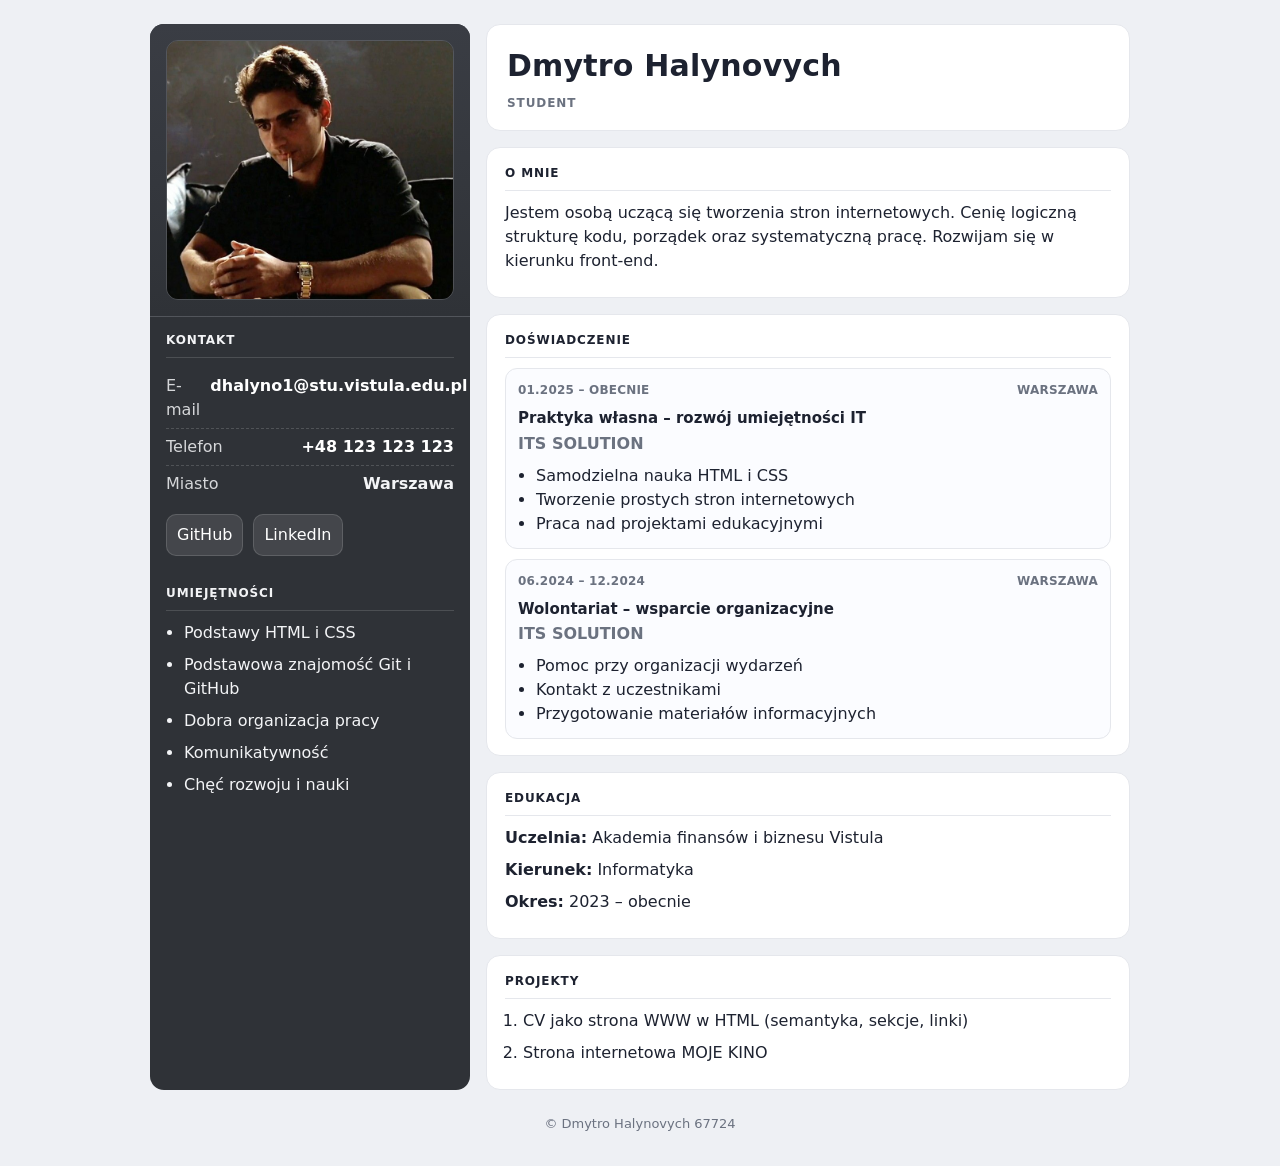
<file: zad1_cv/index.html>
<!DOCTYPE html>
<html lang="pl">
<head>
  <meta charset="utf-8" />
  <meta name="viewport" content="width=device-width, initial-scale=1" />
  <title>CV – Dmytro Halynovych</title>
  <link rel="stylesheet" href="style.css" />
</head>

<body>
  <div class="cv">

    <header class="top">
      <div class="top__right">
        <h1>Dmytro Halynovych</h1>
        <p class="top__role">STUDENT</p>
      </div>
    </header>

    <main class="layout">

      <div class="sidebar">
        <div class="sidebar__photo">
          <img src="photo.jpg" alt="Zdjęcie profilowe – Dmytro Halynovych" />
        </div>

        <section class="s s--dark" id="kontakt">
          <h2 class="s__title"><span class="ico ico-user" aria-hidden="true"></span>Kontakt</h2>

          <div class="kv">
            <div class="kv__row">
              <span class="kv__k">E-mail</span>
              <span class="kv__v"><a href="mailto:dhalyno1@stu.vistula.edu.pl">dhalyno1@stu.vistula.edu.pl</a></span>
            </div>

            <div class="kv__row">
              <span class="kv__k">Telefon</span>
              <span class="kv__v"><a href="tel:+48123123123">+48 123 123 123</a></span>
            </div>

            <div class="kv__row">
              <span class="kv__k">Miasto</span>
              <span class="kv__v">Warszawa</span>
            </div>
          </div>

          <div class="btns">
            <a class="btn" href="https://github.com/DmytroHalynovych67724" target="_blank" rel="noopener noreferrer">GitHub</a>
            <a class="btn" href="https://www.linkedin.com/" target="_blank" rel="noopener noreferrer">LinkedIn</a>
          </div>
        </section>

        <section class="s s--dark" id="umiejetnosci">
          <h2 class="s__title"><span class="ico ico-skills" aria-hidden="true"></span>Umiejętności</h2>

          <ul class="bullets">
            <li>Podstawy HTML i CSS</li>
            <li>Podstawowa znajomość Git i GitHub</li>
            <li>Dobra organizacja pracy</li>
            <li>Komunikatywność</li>
            <li>Chęć rozwoju i nauki</li>
          </ul>
        </section>
      </div>

      <div class="content">

        <section class="s" id="o-mnie">
          <h2 class="s__title"><span class="ico ico-about" aria-hidden="true"></span>O mnie</h2>
          <p>
            Jestem osobą uczącą się tworzenia stron internetowych. Cenię logiczną strukturę kodu,
            porządek oraz systematyczną pracę. Rozwijam się w kierunku front-end.
          </p>
        </section>

        <section class="s" id="doswiadczenie">
          <h2 class="s__title"><span class="ico ico-work" aria-hidden="true"></span>Doświadczenie</h2>

          <article class="job">
            <div class="job__meta">
              <span class="job__date">01.2025 – obecnie</span>
              <span class="job__place">Warszawa</span>
            </div>
            <h3 class="job__title">Praktyka własna – rozwój umiejętności IT</h3>
            <p class="job__company">ITS SOLUTION</p>
            <ul class="checks">
              <li>Samodzielna nauka HTML i CSS</li>
              <li>Tworzenie prostych stron internetowych</li>
              <li>Praca nad projektami edukacyjnymi</li>
            </ul>
          </article>

          <article class="job">
            <div class="job__meta">
              <span class="job__date">06.2024 – 12.2024</span>
              <span class="job__place">Warszawa</span>
            </div>
            <h3 class="job__title">Wolontariat – wsparcie organizacyjne</h3>
            <p class="job__company">ITS SOLUTION</p>
            <ul class="checks">
              <li>Pomoc przy organizacji wydarzeń</li>
              <li>Kontakt z uczestnikami</li>
              <li>Przygotowanie materiałów informacyjnych</li>
            </ul>
          </article>
        </section>

        <section class="s" id="edukacja">
          <h2 class="s__title"><span class="ico ico-edu" aria-hidden="true"></span>Edukacja</h2>
          <div class="edu">
            <p class="edu__line"><strong>Uczelnia:</strong> Akademia finansów i biznesu Vistula</p>
            <p class="edu__line"><strong>Kierunek:</strong> Informatyka</p>
            <p class="edu__line"><strong>Okres:</strong> 2023 – obecnie</p>
          </div>
        </section>

        <section class="s" id="projekty">
          <h2 class="s__title"><span class="ico ico-projects" aria-hidden="true"></span>Projekty</h2>
          <ol class="nums">
            <li>CV jako strona WWW w HTML (semantyka, sekcje, linki)</li>
            <li>Strona internetowa MOJE KINO</li>
          </ol>
        </section>

      </div>
    </main>

    <footer class="foot">
      <p>© Dmytro Halynovych 67724</p>
    </footer>

  </div>
</body>
</html>
</file>
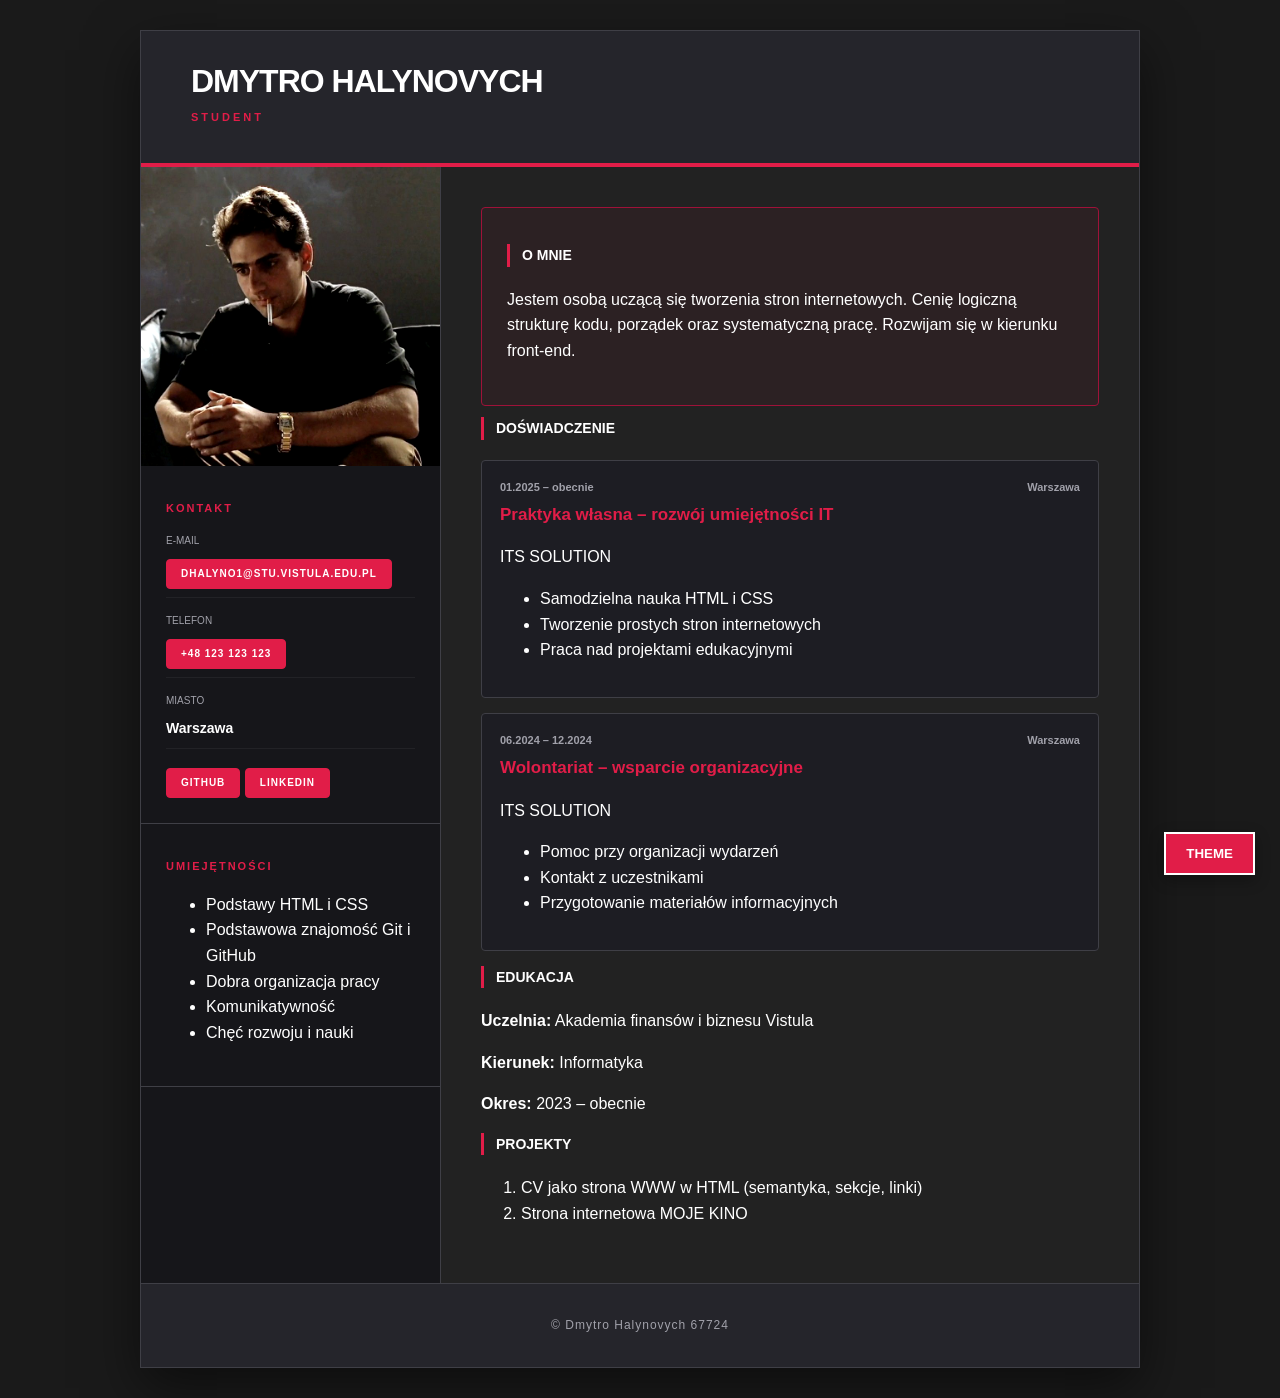
<file: zad3_motyw/index.html>
<!DOCTYPE html>
<html lang="pl">
<head>
  <meta charset="utf-8" />
  <meta name="viewport" content="width=device-width, initial-scale=1" />
  <title>CV – Dmytro Halynovych</title>
  <link rel="stylesheet" href="red.css" id="main-style" />
  <link rel="stylesheet" href="button.css" />
</head>

<body>
  <div class="cv">

    <header class="top">
      <div class="top__right">
        <h1>Dmytro Halynovych</h1>
        <p class="top__role">STUDENT</p>
      </div>
    </header>

    <main class="layout">

      <div class="sidebar">
        <div class="sidebar__photo">
          <img src="photo.jpg" alt="Zdjęcie profilowe – Dmytro Halynovych" />
        </div>

        <section class="s s--dark" id="kontakt">
          <h2 class="s__title"><span class="ico ico-user" aria-hidden="true"></span>Kontakt</h2>

          <div class="kv">
            <div class="kv__row">
              <span class="kv__k">E-mail</span>
              <span class="kv__v"><a href="mailto:dhalyno1@stu.vistula.edu.pl">dhalyno1@stu.vistula.edu.pl</a></span>
            </div>

            <div class="kv__row">
              <span class="kv__k">Telefon</span>
              <span class="kv__v"><a href="tel:+48123123123">+48 123 123 123</a></span>
            </div>

            <div class="kv__row">
              <span class="kv__k">Miasto</span>
              <span class="kv__v">Warszawa</span>
            </div>
          </div>

          <div class="btns">
            <a class="btn" href="https://github.com/DmytroHalynovych67724" target="_blank" rel="noopener noreferrer">GitHub</a>
            <a class="btn" href="https://www.linkedin.com/" target="_blank" rel="noopener noreferrer">LinkedIn</a>
          </div>
        </section>

        <section class="s s--dark" id="umiejetnosci">
          <h2 class="s__title"><span class="ico ico-skills" aria-hidden="true"></span>Umiejętności</h2>

          <ul class="bullets">
            <li>Podstawy HTML i CSS</li>
            <li>Podstawowa znajomość Git i GitHub</li>
            <li>Dobra organizacja pracy</li>
            <li>Komunikatywność</li>
            <li>Chęć rozwoju i nauki</li>
          </ul>
        </section>
      </div>

      <div class="content">

        <section class="s" id="o-mnie">
          <h2 class="s__title"><span class="ico ico-about" aria-hidden="true"></span>O mnie</h2>
          <p>
            Jestem osobą uczącą się tworzenia stron internetowych. Cenię logiczną strukturę kodu,
            porządek oraz systematyczną pracę. Rozwijam się w kierunku front-end.
          </p>
        </section>

        <section class="s" id="doswiadczenie">
          <h2 class="s__title"><span class="ico ico-work" aria-hidden="true"></span>Doświadczenie</h2>

          <article class="job">
            <div class="job__meta">
              <span class="job__date">01.2025 – obecnie</span>
              <span class="job__place">Warszawa</span>
            </div>
            <h3 class="job__title">Praktyka własna – rozwój umiejętności IT</h3>
            <p class="job__company">ITS SOLUTION</p>
            <ul class="checks">
              <li>Samodzielna nauka HTML i CSS</li>
              <li>Tworzenie prostych stron internetowych</li>
              <li>Praca nad projektami edukacyjnymi</li>
            </ul>
          </article>

          <article class="job">
            <div class="job__meta">
              <span class="job__date">06.2024 – 12.2024</span>
              <span class="job__place">Warszawa</span>
            </div>
            <h3 class="job__title">Wolontariat – wsparcie organizacyjne</h3>
            <p class="job__company">ITS SOLUTION</p>
            <ul class="checks">
              <li>Pomoc przy organizacji wydarzeń</li>
              <li>Kontakt z uczestnikami</li>
              <li>Przygotowanie materiałów informacyjnych</li>
            </ul>
          </article>
        </section>

        <section class="s" id="edukacja">
          <h2 class="s__title"><span class="ico ico-edu" aria-hidden="true"></span>Edukacja</h2>
          <div class="edu">
            <p class="edu__line"><strong>Uczelnia:</strong> Akademia finansów i biznesu Vistula</p>
            <p class="edu__line"><strong>Kierunek:</strong> Informatyka</p>
            <p class="edu__line"><strong>Okres:</strong> 2023 – obecnie</p>
          </div>
        </section>

        <section class="s" id="projekty">
          <h2 class="s__title"><span class="ico ico-projects" aria-hidden="true"></span>Projekty</h2>
          <ol class="nums">
            <li>CV jako strona WWW w HTML (semantyka, sekcje, linki)</li>
            <li>Strona internetowa MOJE KINO</li>
          </ol>
        </section>

      </div>
    </main>

    <footer class="foot">
      <p>© Dmytro Halynovych 67724</p>
    </footer>

  </div>

  <button id="theme-toggle">Theme</button>
  
  <script>
    const btn = document.getElementById('theme-toggle');
    const link = document.getElementById('main-style');
    btn.onclick = () => {
      if (link.getAttribute('href').includes('red.css')) {
        link.setAttribute('href', 'green.css');
        btn.style.backgroundColor = '#2e8b57';
      } else {
        link.setAttribute('href', 'red.css');
        btn.style.backgroundColor = '#dc2626';
      }
    };
  </script>
</body>
</html>
</file>
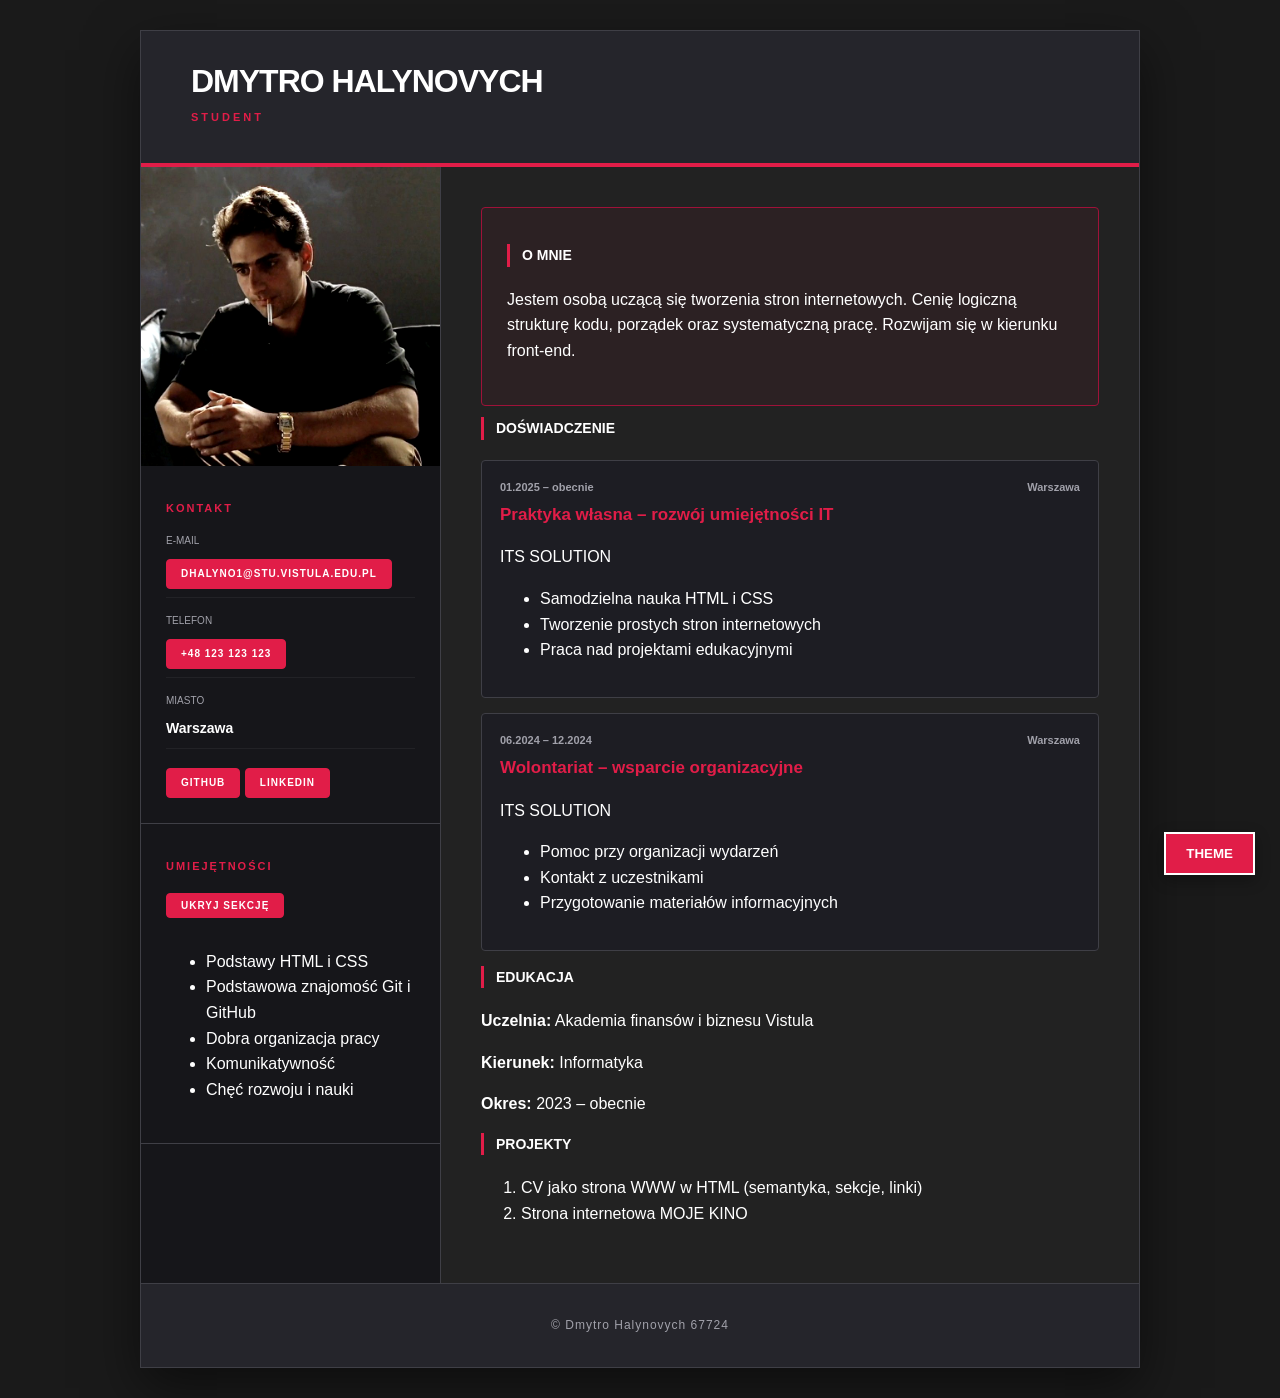
<file: zad4_Interakcja/index.html>
<!DOCTYPE html>
<html lang="pl">
<head>
  <meta charset="utf-8" />
  <meta name="viewport" content="width=device-width, initial-scale=1" />
  <title>CV – Dmytro Halynovych 67724</title>
  <link rel="stylesheet" href="red.css" id="main-style" />
  <link rel="stylesheet" href="button.css" />
</head>

<body>
  <div class="cv">

    <header class="top">
      <div class="top__right">
        <h1>Dmytro Halynovych</h1>
        <p class="top__role">STUDENT</p>
      </div>
    </header>

    <main class="layout">

      <div class="sidebar">
        <div class="sidebar__photo">
          <img src="photo.jpg" alt="Zdjęcie profilowe – Dmytro Halynovych" />
        </div>

        <section class="s s--dark" id="kontakt">
          <h2 class="s__title"><span class="ico ico-user" aria-hidden="true"></span>Kontakt</h2>

          <div class="kv">
            <div class="kv__row">
              <span class="kv__k">E-mail</span>
              <span class="kv__v"><a href="mailto:dhalyno1@stu.vistula.edu.pl">dhalyno1@stu.vistula.edu.pl</a></span>
            </div>

            <div class="kv__row">
              <span class="kv__k">Telefon</span>
              <span class="kv__v"><a href="tel:+48123123123">+48 123 123 123</a></span>
            </div>

            <div class="kv__row">
              <span class="kv__k">Miasto</span>
              <span class="kv__v">Warszawa</span>
            </div>
          </div>

          <div class="btns">
            <a class="btn" href="https://github.com/DmytroHalynovych67724" target="_blank" rel="noopener noreferrer">GitHub</a>
            <a class="btn" href="https://www.linkedin.com/" target="_blank" rel="noopener noreferrer">LinkedIn</a>
          </div>
        </section>

        <section class="s s--dark" id="umiejetnosci">
          <h2 class="s__title"><span class="ico ico-skills" aria-hidden="true"></span>Umiejętności</h2>
          
          <button id="toggle-section-btn" type="button" class="btn">Ukryj sekcję</button>
          
          <div id="section-to-hide">
            <ul class="bullets">
              <li>Podstawy HTML i CSS</li>
              <li>Podstawowa znajomość Git i GitHub</li>
              <li>Dobra organizacja pracy</li>
              <li>Komunikatywność</li>
              <li>Chęć rozwoju i nauki</li>
            </ul>
          </div>
        </section>
      </div>

      <div class="content">

        <section class="s" id="o-mnie">
          <h2 class="s__title"><span class="ico ico-about" aria-hidden="true"></span>O mnie</h2>
          <p>
            Jestem osobą uczącą się tworzenia stron internetowych. Cenię logiczną strukturę kodu,
            porządek oraz systematyczną pracę. Rozwijam się w kierunku front-end.
          </p>
        </section>

        <section class="s" id="doswiadczenie">
          <h2 class="s__title"><span class="ico ico-work" aria-hidden="true"></span>Doświadczenie</h2>

          <article class="job">
            <div class="job__meta">
              <span class="job__date">01.2025 – obecnie</span>
              <span class="job__place">Warszawa</span>
            </div>
            <h3 class="job__title">Praktyka własna – rozwój umiejętności IT</h3>
            <p class="job__company">ITS SOLUTION</p>
            <ul class="checks">
              <li>Samodzielna nauka HTML i CSS</li>
              <li>Tworzenie prostych stron internetowych</li>
              <li>Praca nad projektami edukacyjnymi</li>
            </ul>
          </article>

          <article class="job">
            <div class="job__meta">
              <span class="job__date">06.2024 – 12.2024</span>
              <span class="job__place">Warszawa</span>
            </div>
            <h3 class="job__title">Wolontariat – wsparcie organizacyjne</h3>
            <p class="job__company">ITS SOLUTION</p>
            <ul class="checks">
              <li>Pomoc przy organizacji wydarzeń</li>
              <li>Kontakt z uczestnikami</li>
              <li>Przygotowanie materiałów informacyjnych</li>
            </ul>
          </article>
        </section>

        <section class="s" id="edukacja">
          <h2 class="s__title"><span class="ico ico-edu" aria-hidden="true"></span>Edukacja</h2>
          <div class="edu">
            <p class="edu__line"><strong>Uczelnia:</strong> Akademia finansów i biznesu Vistula</p>
            <p class="edu__line"><strong>Kierunek:</strong> Informatyka</p>
            <p class="edu__line"><strong>Okres:</strong> 2023 – obecnie</p>
          </div>
        </section>

        <section class="s" id="projekty">
          <h2 class="s__title"><span class="ico ico-projects" aria-hidden="true"></span>Projekty</h2>
          <ol class="nums">
            <li>CV jako strona WWW w HTML (semantyka, sekcje, linki)</li>
            <li>Strona internetowa MOJE KINO</li>
          </ol>
        </section>

      </div>
    </main>

    <footer class="foot">
      <p>© Dmytro Halynovych 67724</p>
    </footer>

  </div>

  <button id="theme-toggle" type="button">Theme</button>
  
  <script src="script.js"></script>
</body>
</html>
</file>
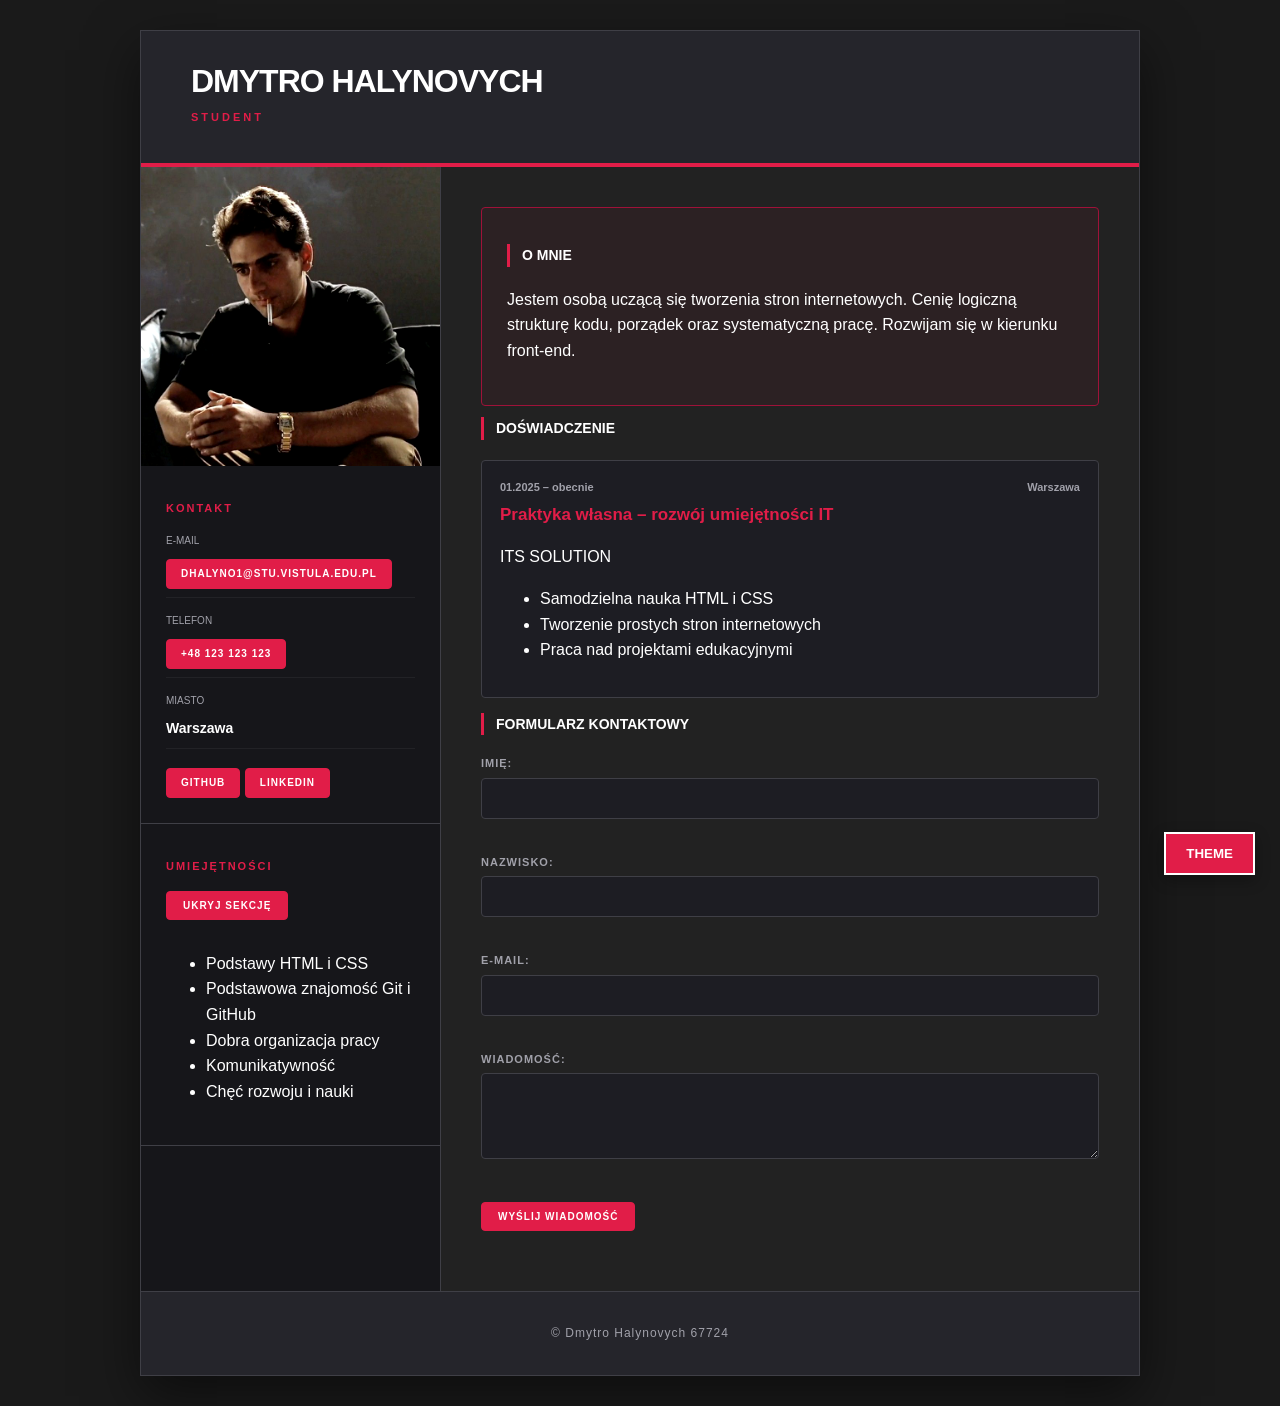
<file: zad5_form i valid/index.html>
<!DOCTYPE html>
<html lang="pl">
<head>
  <meta charset="utf-8" />
  <meta name="viewport" content="width=device-width, initial-scale=1" />
  <title>CV – Dmytro Halynovych 67724</title>
  <link rel="stylesheet" href="red.css" id="main-style" />
  <link rel="stylesheet" href="button.css" />
</head>

<body>
  <div class="cv">

    <header class="top">
      <div class="top__right">
        <h1>Dmytro Halynovych</h1>
        <p class="top__role">STUDENT</p>
      </div>
    </header>

    <main class="layout">

      <div class="sidebar">
        <div class="sidebar__photo">
          <img src="photo.jpg" alt="Zdjęcie profilowe – Dmytro Halynovych" />
        </div>

        <section class="s s--dark" id="kontakt">
          <h2 class="s__title"><span class="ico ico-user" aria-hidden="true"></span>Kontakt</h2>

          <div class="kv">
            <div class="kv__row">
              <span class="kv__k">E-mail</span>
              <span class="kv__v"><a href="mailto:dhalyno1@stu.vistula.edu.pl">dhalyno1@stu.vistula.edu.pl</a></span>
            </div>

            <div class="kv__row">
              <span class="kv__k">Telefon</span>
              <span class="kv__v"><a href="tel:+48123123123">+48 123 123 123</a></span>
            </div>

            <div class="kv__row">
              <span class="kv__k">Miasto</span>
              <span class="kv__v">Warszawa</span>
            </div>
          </div>

          <div class="btns">
            <a class="btn" href="https://github.com/DmytroHalynovych67724" target="_blank" rel="noopener noreferrer">GitHub</a>
            <a class="btn" href="https://www.linkedin.com/" target="_blank" rel="noopener noreferrer">LinkedIn</a>
          </div>
        </section>

        <section class="s s--dark" id="umiejetnosci">
          <h2 class="s__title"><span class="ico ico-skills" aria-hidden="true"></span>Umiejętności</h2>
          <button id="toggle-section-btn" type="button" class="btn">Ukryj sekcję</button>
          <div id="section-to-hide">
            <ul class="bullets">
              <li>Podstawy HTML i CSS</li>
              <li>Podstawowa znajomość Git i GitHub</li>
              <li>Dobra organizacja pracy</li>
              <li>Komunikatywność</li>
              <li>Chęć rozwoju i nauki</li>
            </ul>
          </div>
        </section>
      </div>

      <div class="content">

        <section class="s" id="o-mnie">
          <h2 class="s__title"><span class="ico ico-about" aria-hidden="true"></span>O mnie</h2>
          <p>
            Jestem osobą uczącą się tworzenia stron internetowych. Cenię logiczną strukturę kodu,
            porządek oraz systematyczną pracę. Rozwijam się w kierunku front-end.
          </p>
        </section>

        <section class="s" id="doswiadczenie">
          <h2 class="s__title"><span class="ico ico-work" aria-hidden="true"></span>Doświadczenie</h2>

          <article class="job">
            <div class="job__meta">
              <span class="job__date">01.2025 – obecnie</span>
              <span class="job__place">Warszawa</span>
            </div>
            <h3 class="job__title">Praktyka własna – rozwój umiejętności IT</h3>
            <p class="job__company">ITS SOLUTION</p>
            <ul class="checks">
              <li>Samodzielna nauka HTML i CSS</li>
              <li>Tworzenie prostych stron internetowych</li>
              <li>Praca nad projektami edukacyjnymi</li>
            </ul>
          </article>
        </section>

        <section class="s" id="kontakt-formularz">
          <h2 class="s__title">Formularz kontaktowy</h2>
          <form id="feedback-form" novalidate>
            <div class="form-group">
              <label for="name">Imię:</label>
              <input type="text" id="name" name="name">
              <span class="error-msg" id="name-error"></span>
            </div>

            <div class="form-group">
              <label for="surname">Nazwisko:</label>
              <input type="text" id="surname" name="surname">
              <span class="error-msg" id="surname-error"></span>
            </div>

            <div class="form-group">
              <label for="email">E-mail:</label>
              <input type="email" id="email" name="email">
              <span class="error-msg" id="email-error"></span>
            </div>

            <div class="form-group">
              <label for="message">Wiadomość:</label>
              <textarea id="message" name="message" rows="4"></textarea>
              <span class="error-msg" id="message-error"></span>
            </div>

            <button type="submit" class="btn">Wyślij wiadomość</button>
          </form>
          <div id="form-success" style="display:none; margin-top: 15px;">
            Sukces! Formularz został poprawnie zweryfikowany (67724).
          </div>
        </section>

      </div>
    </main>

    <footer class="foot">
      <p>© Dmytro Halynovych 67724</p>
    </footer>

  </div>

  <button id="theme-toggle" type="button">Theme</button>
  
  <script src="script.js"></script>
</body>
</html>
</file>
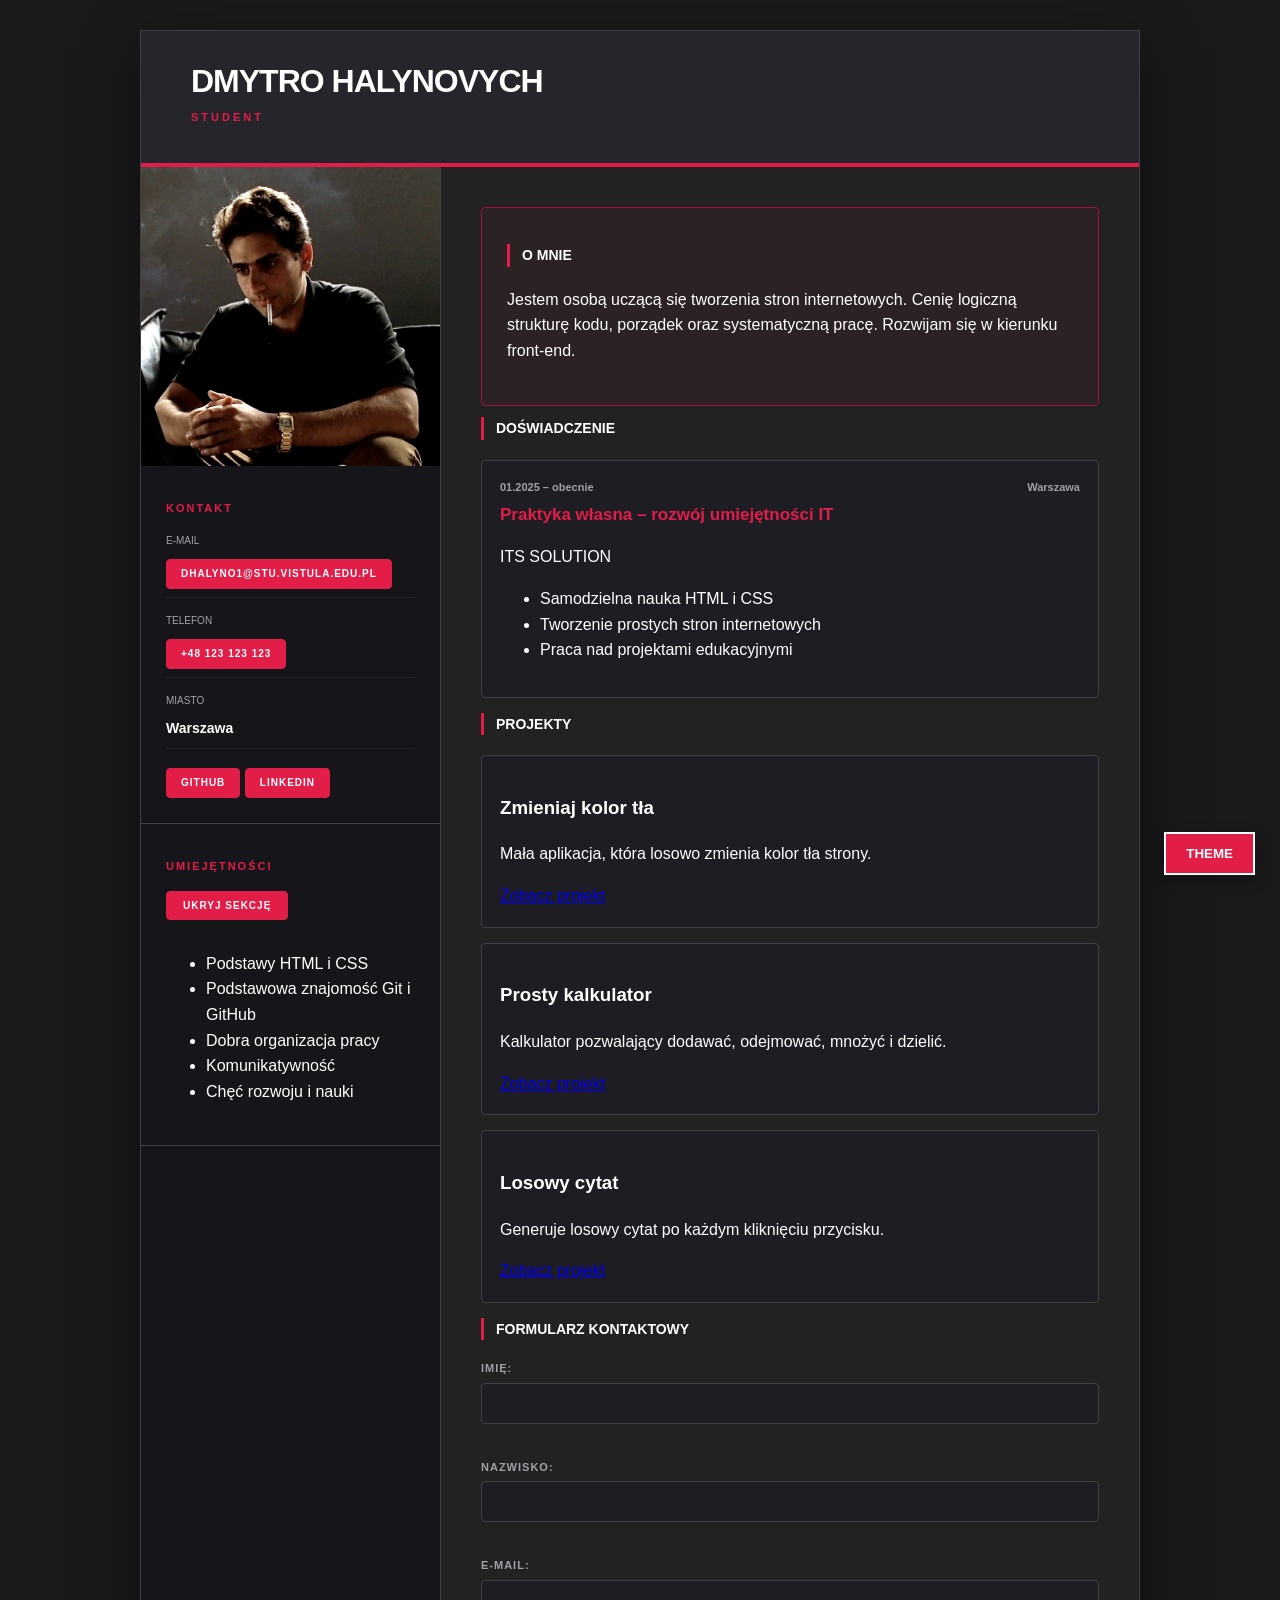
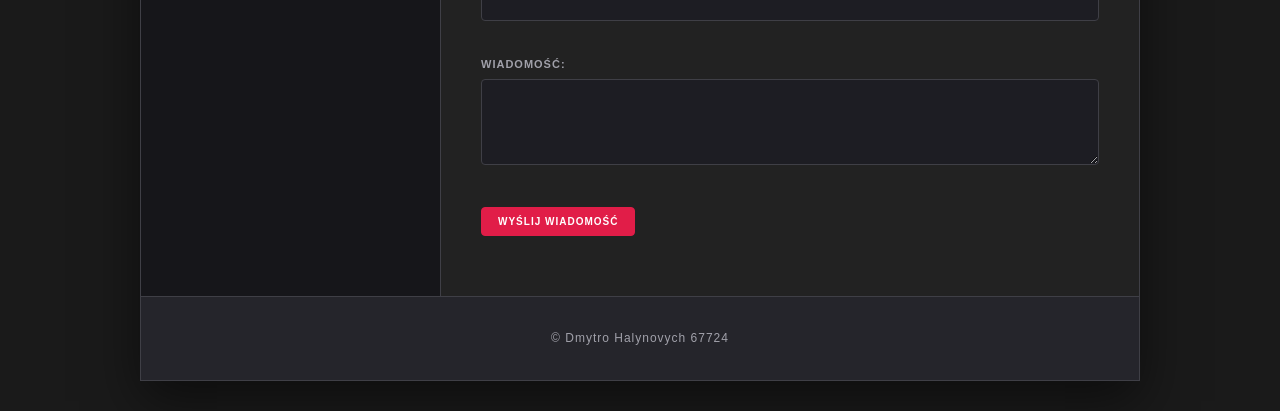
<file: zad6_Dane z JSON/index.html>
<!DOCTYPE html>
<html lang="pl">
<head>
  <meta charset="utf-8" />
  <meta name="viewport" content="width=device-width, initial-scale=1" />
  <title>CV – Dmytro Halynovych 67724</title>
  <link rel="stylesheet" href="red.css" id="main-style" />
  <link rel="stylesheet" href="button.css" />
</head>

<body>
  <div class="cv">

    <header class="top">
      <div class="top__right">
        <h1>Dmytro Halynovych</h1>
        <p class="top__role">STUDENT</p>
      </div>
    </header>

    <main class="layout">

      <div class="sidebar">
        <div class="sidebar__photo">
          <img src="photo.jpg" alt="Zdjęcie profilowe – Dmytro Halynovych" />
        </div>

        <section class="s s--dark" id="kontakt">
          <h2 class="s__title"><span class="ico ico-user" aria-hidden="true"></span>Kontakt</h2>

          <div class="kv">
            <div class="kv__row">
              <span class="kv__k">E-mail</span>
              <span class="kv__v"><a href="mailto:dhalyno1@stu.vistula.edu.pl">dhalyno1@stu.vistula.edu.pl</a></span>
            </div>

            <div class="kv__row">
              <span class="kv__k">Telefon</span>
              <span class="kv__v"><a href="tel:+48123123123">+48 123 123 123</a></span>
            </div>

            <div class="kv__row">
              <span class="kv__k">Miasto</span>
              <span class="kv__v">Warszawa</span>
            </div>
          </div>

          <div class="btns">
            <a class="btn" href="https://github.com/DmytroHalynovych67724" target="_blank" rel="noopener noreferrer">GitHub</a>
            <a class="btn" href="https://www.linkedin.com/" target="_blank" rel="noopener noreferrer">LinkedIn</a>
          </div>
        </section>

        <section class="s s--dark" id="umiejetnosci">
          <h2 class="s__title"><span class="ico ico-skills" aria-hidden="true"></span>Umiejętności</h2>
          <button id="toggle-section-btn" type="button" class="btn">Ukryj sekcję</button>
          <div id="section-to-hide">
            <ul class="bullets" id="skills-list">
            </ul>
          </div>
        </section>
      </div>

      <div class="content">

        <section class="s" id="o-mnie">
          <h2 class="s__title"><span class="ico ico-about" aria-hidden="true"></span>O mnie</h2>
          <p>
            Jestem osobą uczącą się tworzenia stron internetowych. Cenię logiczną strukturę kodu,
            porządek oraz systematyczną pracę. Rozwijam się w kierunku front-end.
          </p>
        </section>

        <section class="s" id="doswiadczenie">
          <h2 class="s__title"><span class="ico ico-work" aria-hidden="true"></span>Doświadczenie</h2>

          <article class="job">
            <div class="job__meta">
              <span class="job__date">01.2025 – obecnie</span>
              <span class="job__place">Warszawa</span>
            </div>
            <h3 class="job__title">Praktyka własna – rozwój umiejętności IT</h3>
            <p class="job__company">ITS SOLUTION</p>
            <ul class="checks">
              <li>Samodzielna nauka HTML i CSS</li>
              <li>Tworzenie prostych stron internetowych</li>
              <li>Praca nad projektami edukacyjnymi</li>
            </ul>
          </article>
        </section>

        <section class="s" id="projekty">
          <h2 class="s__title"><span class="ico ico-code" aria-hidden="true"></span>Projekty</h2>
          <div id="projects-list" class="projects">
          </div>
        </section>

        <section class="s" id="kontakt-formularz">
          <h2 class="s__title">Formularz kontaktowy</h2>
          <form id="feedback-form" novalidate>
            <div class="form-group">
              <label for="name">Imię:</label>
              <input type="text" id="name" name="name">
              <span class="error-msg" id="name-error"></span>
            </div>

            <div class="form-group">
              <label for="surname">Nazwisko:</label>
              <input type="text" id="surname" name="surname">
              <span class="error-msg" id="surname-error"></span>
            </div>

            <div class="form-group">
              <label for="email">E-mail:</label>
              <input type="email" id="email" name="email">
              <span class="error-msg" id="email-error"></span>
            </div>

            <div class="form-group">
              <label for="message">Wiadomość:</label>
              <textarea id="message" name="message" rows="4"></textarea>
              <span class="error-msg" id="message-error"></span>
            </div>

            <button type="submit" class="btn">Wyślij wiadomość</button>
          </form>
          <div id="form-success" style="display:none; margin-top: 15px;">
            Sukces! Formularz został poprawnie zweryfikowany (67724).
          </div>
        </section>

      </div>
    </main>

    <footer class="foot">
      <p>© Dmytro Halynovych 67724</p>
    </footer>

  </div>

  <button id="theme-toggle" type="button">Theme</button>
  
  <script src="script.js"></script>
</body>
</html>
</file>
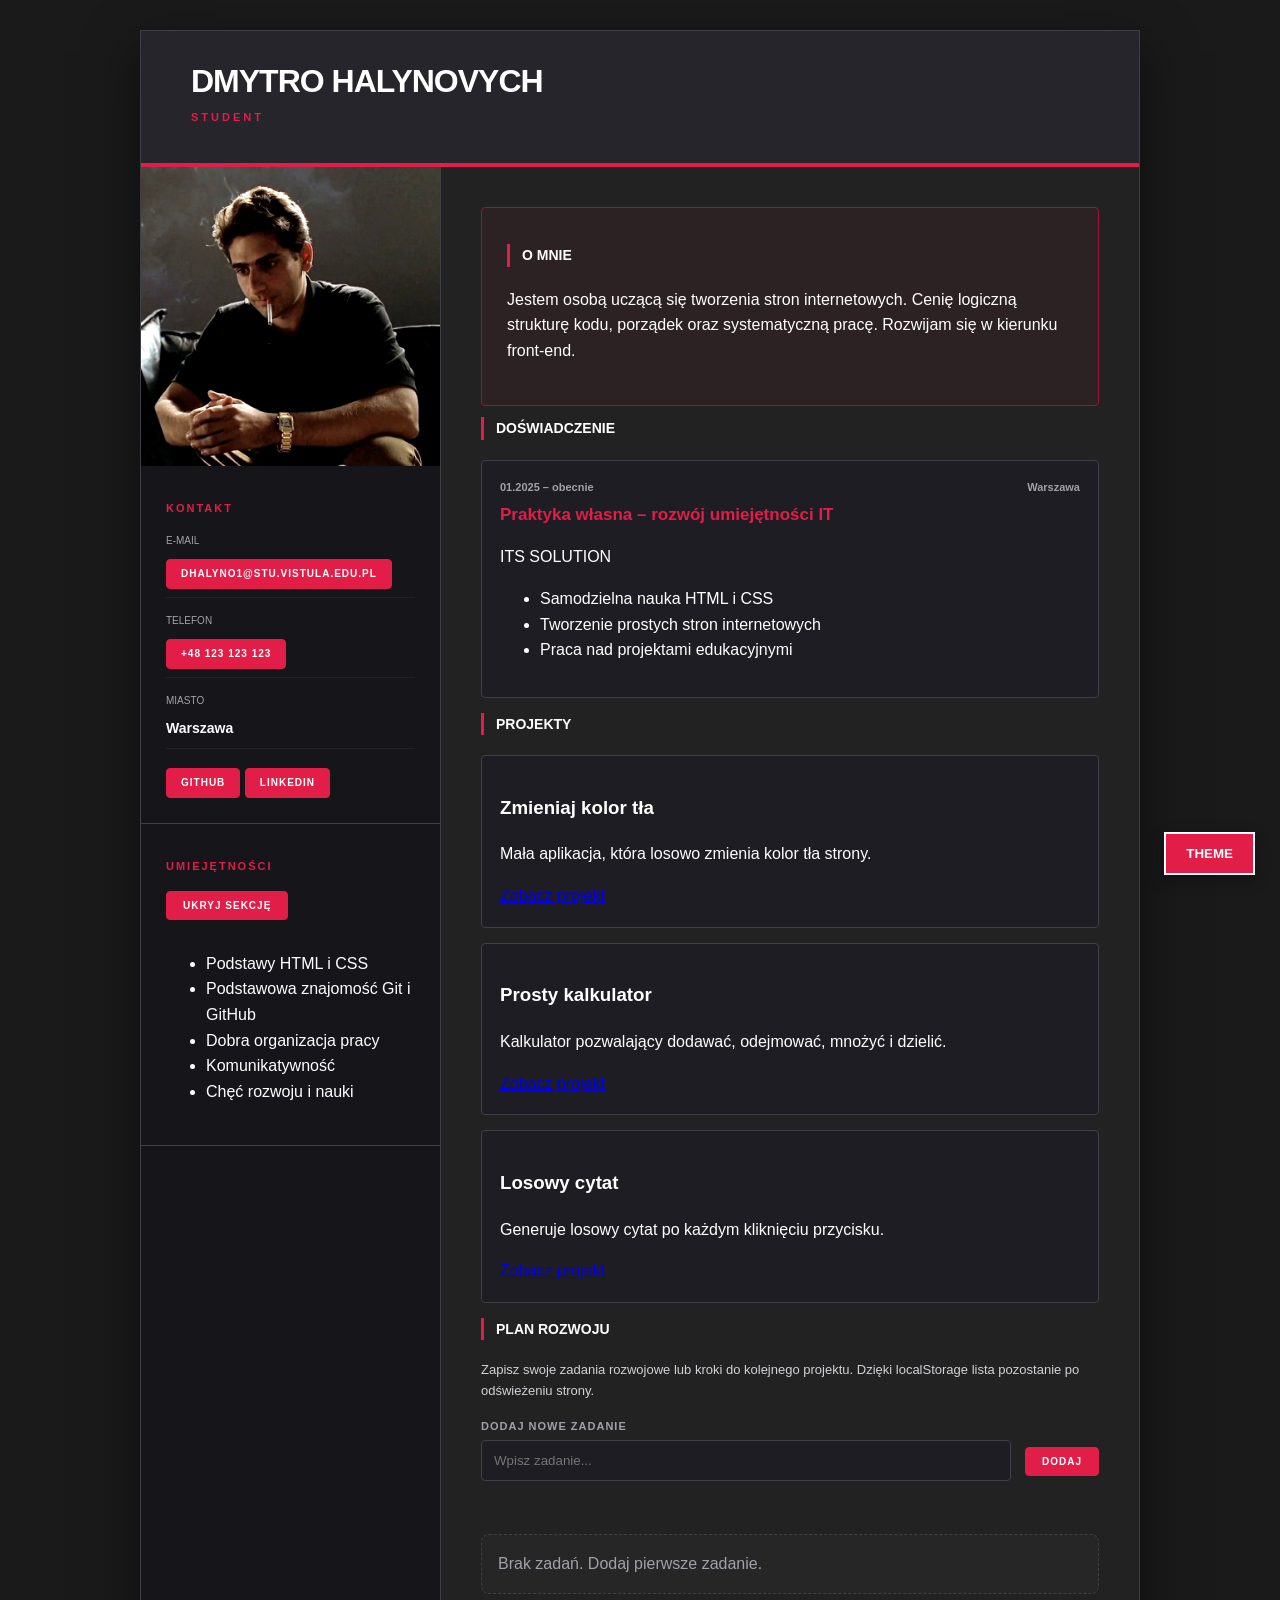
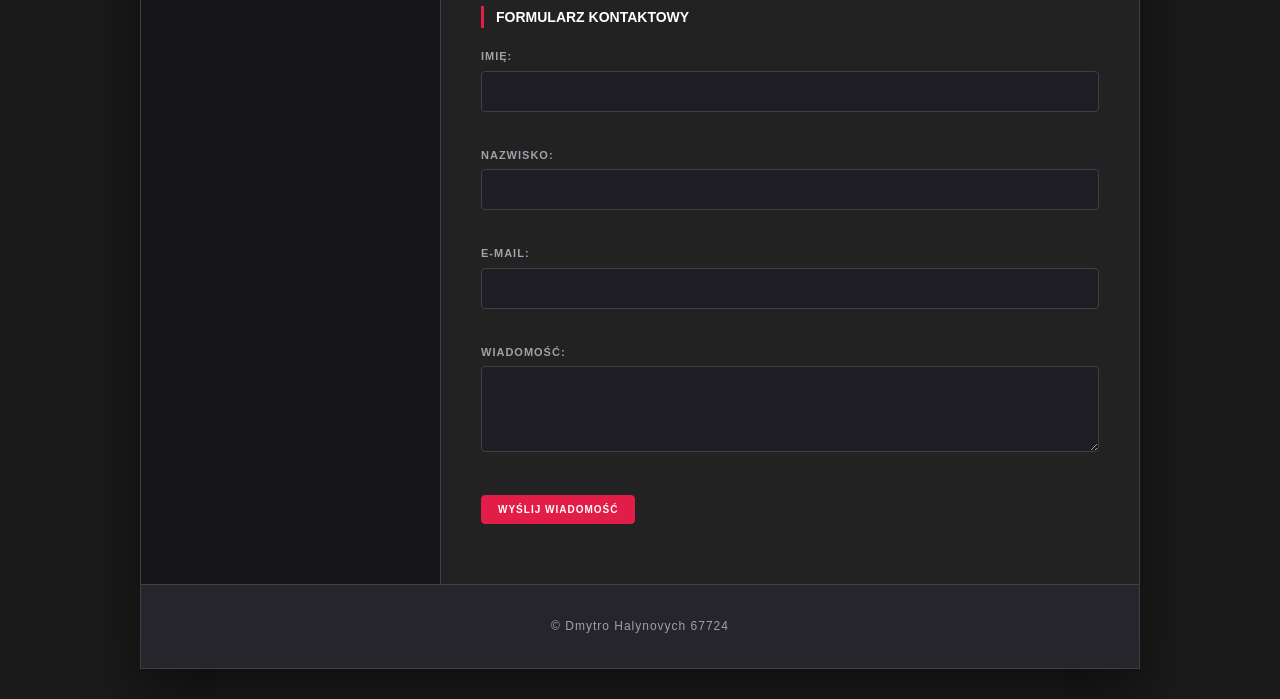
<file: zad7_Local Storage/index.html>
<!DOCTYPE html>
<html lang="pl">
<head>
  <meta charset="utf-8" />
  <meta name="viewport" content="width=device-width, initial-scale=1" />
  <title>CV – Dmytro Halynovych 67724</title>
  <link rel="stylesheet" href="red.css" id="main-style" />
  <link rel="stylesheet" href="button.css" />
</head>

<body>
  <div class="cv">

    <header class="top">
      <div class="top__right">
        <h1>Dmytro Halynovych</h1>
        <p class="top__role">STUDENT</p>
      </div>
    </header>

    <main class="layout">

      <div class="sidebar">
        <div class="sidebar__photo">
          <img src="photo.jpg" alt="Zdjęcie profilowe – Dmytro Halynovych" />
        </div>

        <section class="s s--dark" id="kontakt">
          <h2 class="s__title"><span class="ico ico-user" aria-hidden="true"></span>Kontakt</h2>

          <div class="kv">
            <div class="kv__row">
              <span class="kv__k">E-mail</span>
              <span class="kv__v"><a href="mailto:dhalyno1@stu.vistula.edu.pl">dhalyno1@stu.vistula.edu.pl</a></span>
            </div>

            <div class="kv__row">
              <span class="kv__k">Telefon</span>
              <span class="kv__v"><a href="tel:+48123123123">+48 123 123 123</a></span>
            </div>

            <div class="kv__row">
              <span class="kv__k">Miasto</span>
              <span class="kv__v">Warszawa</span>
            </div>
          </div>

          <div class="btns">
            <a class="btn" href="https://github.com/DmytroHalynovych67724" target="_blank" rel="noopener noreferrer">GitHub</a>
            <a class="btn" href="https://www.linkedin.com/" target="_blank" rel="noopener noreferrer">LinkedIn</a>
          </div>
        </section>

        <section class="s s--dark" id="umiejetnosci">
          <h2 class="s__title"><span class="ico ico-skills" aria-hidden="true"></span>Umiejętności</h2>
          <button id="toggle-section-btn" type="button" class="btn">Ukryj sekcję</button>
          <div id="section-to-hide">
            <ul class="bullets" id="skills-list">
            </ul>
          </div>
        </section>
      </div>

      <div class="content">

        <section class="s" id="o-mnie">
          <h2 class="s__title"><span class="ico ico-about" aria-hidden="true"></span>O mnie</h2>
          <p>
            Jestem osobą uczącą się tworzenia stron internetowych. Cenię logiczną strukturę kodu,
            porządek oraz systematyczną pracę. Rozwijam się w kierunku front-end.
          </p>
        </section>

        <section class="s" id="doswiadczenie">
          <h2 class="s__title"><span class="ico ico-work" aria-hidden="true"></span>Doświadczenie</h2>

          <article class="job">
            <div class="job__meta">
              <span class="job__date">01.2025 – obecnie</span>
              <span class="job__place">Warszawa</span>
            </div>
            <h3 class="job__title">Praktyka własna – rozwój umiejętności IT</h3>
            <p class="job__company">ITS SOLUTION</p>
            <ul class="checks">
              <li>Samodzielna nauka HTML i CSS</li>
              <li>Tworzenie prostych stron internetowych</li>
              <li>Praca nad projektami edukacyjnymi</li>
            </ul>
          </article>
        </section>

        <section class="s" id="projekty">
          <h2 class="s__title"><span class="ico ico-code" aria-hidden="true"></span>Projekty</h2>
          <div id="projects-list" class="projects">
          </div>
        </section>

        <section class="s" id="zadania">
          <h2 class="s__title"><span class="ico ico-list" aria-hidden="true"></span>Plan rozwoju</h2>
          <p style="color: #d2d2d8; margin-bottom: 16px; font-size: 13px; max-width: 720px;">
            Zapisz swoje zadania rozwojowe lub kroki do kolejnego projektu. Dzięki localStorage lista pozostanie po odświeżeniu strony.
          </p>
          <form id="task-form" class="task-form">
            <div class="form-group">
              <label for="task-input">Dodaj nowe zadanie</label>
              <input type="text" id="task-input" name="task" placeholder="Wpisz zadanie..." />
            </div>
            <button type="submit" class="btn">Dodaj</button>
          </form>
          <div id="task-feedback" class="task-feedback"></div>
          <ul id="task-list" class="task-list"></ul>
        </section>

        <section class="s" id="kontakt-formularz">
          <h2 class="s__title">Formularz kontaktowy</h2>
          <form id="feedback-form" novalidate>
            <div class="form-group">
              <label for="name">Imię:</label>
              <input type="text" id="name" name="name">
              <span class="error-msg" id="name-error"></span>
            </div>

            <div class="form-group">
              <label for="surname">Nazwisko:</label>
              <input type="text" id="surname" name="surname">
              <span class="error-msg" id="surname-error"></span>
            </div>

            <div class="form-group">
              <label for="email">E-mail:</label>
              <input type="email" id="email" name="email">
              <span class="error-msg" id="email-error"></span>
            </div>

            <div class="form-group">
              <label for="message">Wiadomość:</label>
              <textarea id="message" name="message" rows="4"></textarea>
              <span class="error-msg" id="message-error"></span>
            </div>

            <button type="submit" class="btn">Wyślij wiadomość</button>
          </form>
          <div id="form-success" style="display:none; margin-top: 15px;">
            Sukces! Formularz został poprawnie zweryfikowany (67724).
          </div>
        </section>

      </div>
    </main>

    <footer class="foot">
      <p>© Dmytro Halynovych 67724</p>
    </footer>

  </div>

  <button id="theme-toggle" type="button">Theme</button>
  
  <script src="script.js"></script>
</body>
</html>
</file>
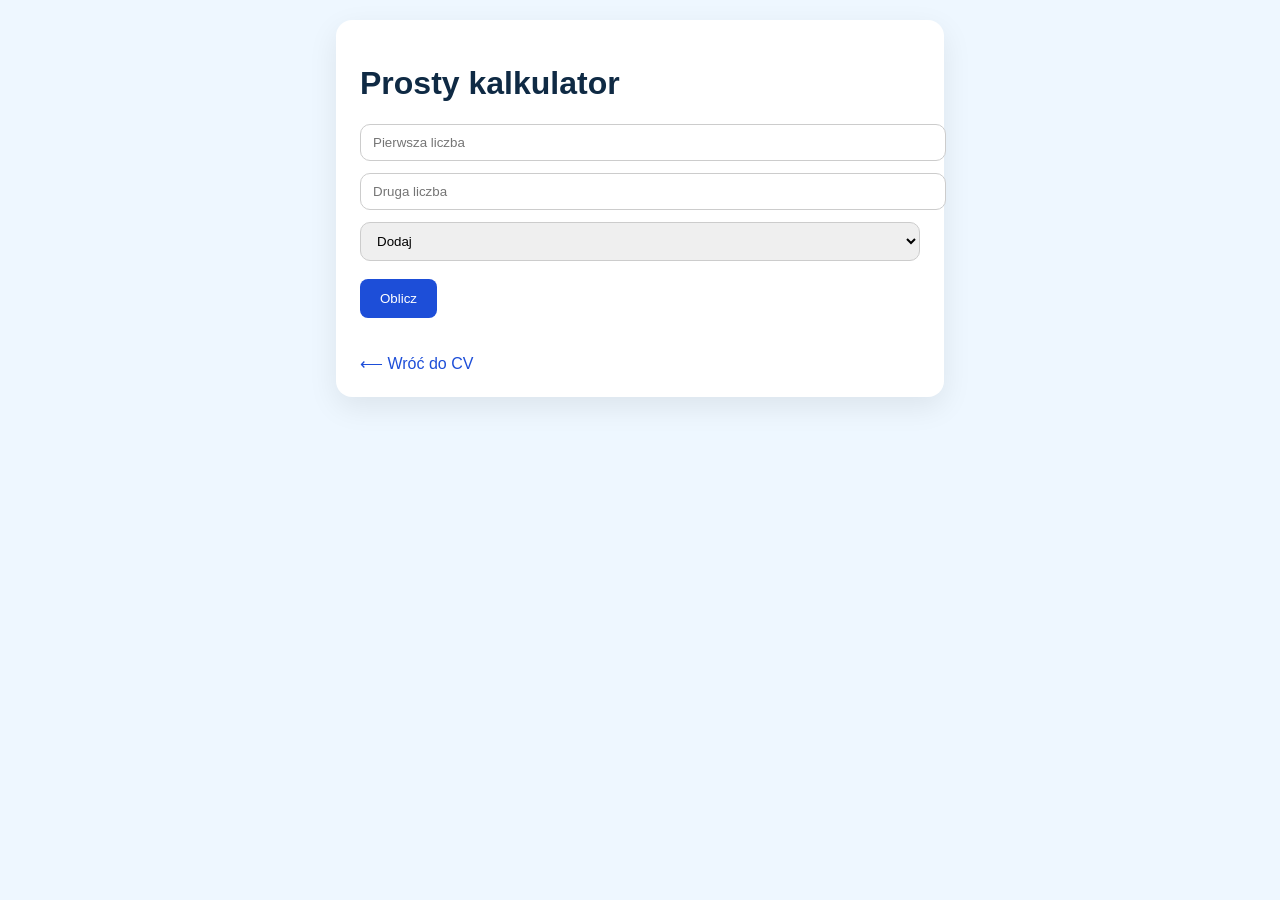
<file: zad6_Dane z JSON/projects/calculator.html>
<!DOCTYPE html>
<html lang="pl">
<head>
  <meta charset="UTF-8" />
  <meta name="viewport" content="width=device-width, initial-scale=1.0" />
  <title>Prosty kalkulator</title>
  <style>
    body { font-family: Arial, sans-serif; background: #eef7ff; color: #0f2a44; margin: 0; padding: 20px; }
    .card { max-width: 560px; margin: 0 auto; background: white; border-radius: 16px; padding: 24px; box-shadow: 0 10px 30px rgba(0,0,0,.08); }
    .inputs { display: grid; gap: 12px; margin-bottom: 18px; }
    input, select { width: 100%; padding: 10px 12px; border: 1px solid #ccc; border-radius: 10px; }
    button { background: #1d4ed8; color: white; border: none; padding: 12px 20px; border-radius: 8px; cursor: pointer; }
    button:hover { background: #1e40af; }
    .result { margin-top: 18px; font-weight: bold; }
    a { display: inline-block; margin-top: 18px; color: #1d4ed8; text-decoration: none; }
  </style>
</head>
<body>
  <div class="card">
    <h1>Prosty kalkulator</h1>
    <div class="inputs">
      <input id="number1" type="number" placeholder="Pierwsza liczba" />
      <input id="number2" type="number" placeholder="Druga liczba" />
      <select id="operation">
        <option value="add">Dodaj</option>
        <option value="subtract">Odejmij</option>
        <option value="multiply">Pomnóż</option>
        <option value="divide">Podziel</option>
      </select>
    </div>
    <button id="calculate">Oblicz</button>
    <p class="result" id="output"></p>
    <a href="../index.html">⟵ Wróć do CV</a>
  </div>

  <script>
    const number1 = document.getElementById('number1');
    const number2 = document.getElementById('number2');
    const operation = document.getElementById('operation');
    const calculate = document.getElementById('calculate');
    const output = document.getElementById('output');

    calculate.addEventListener('click', () => {
      const a = parseFloat(number1.value);
      const b = parseFloat(number2.value);
      let result = '';

      if (Number.isNaN(a) || Number.isNaN(b)) {
        output.textContent = 'Wprowadź dwie liczby.';
        return;
      }

      switch (operation.value) {
        case 'add': result = a + b; break;
        case 'subtract': result = a - b; break;
        case 'multiply': result = a * b; break;
        case 'divide': result = b !== 0 ? a / b : 'Nie można dzielić przez zero!'; break;
      }

      output.textContent = `Wynik: ${result}`;
    });
  </script>
</body>
</html>
</file>
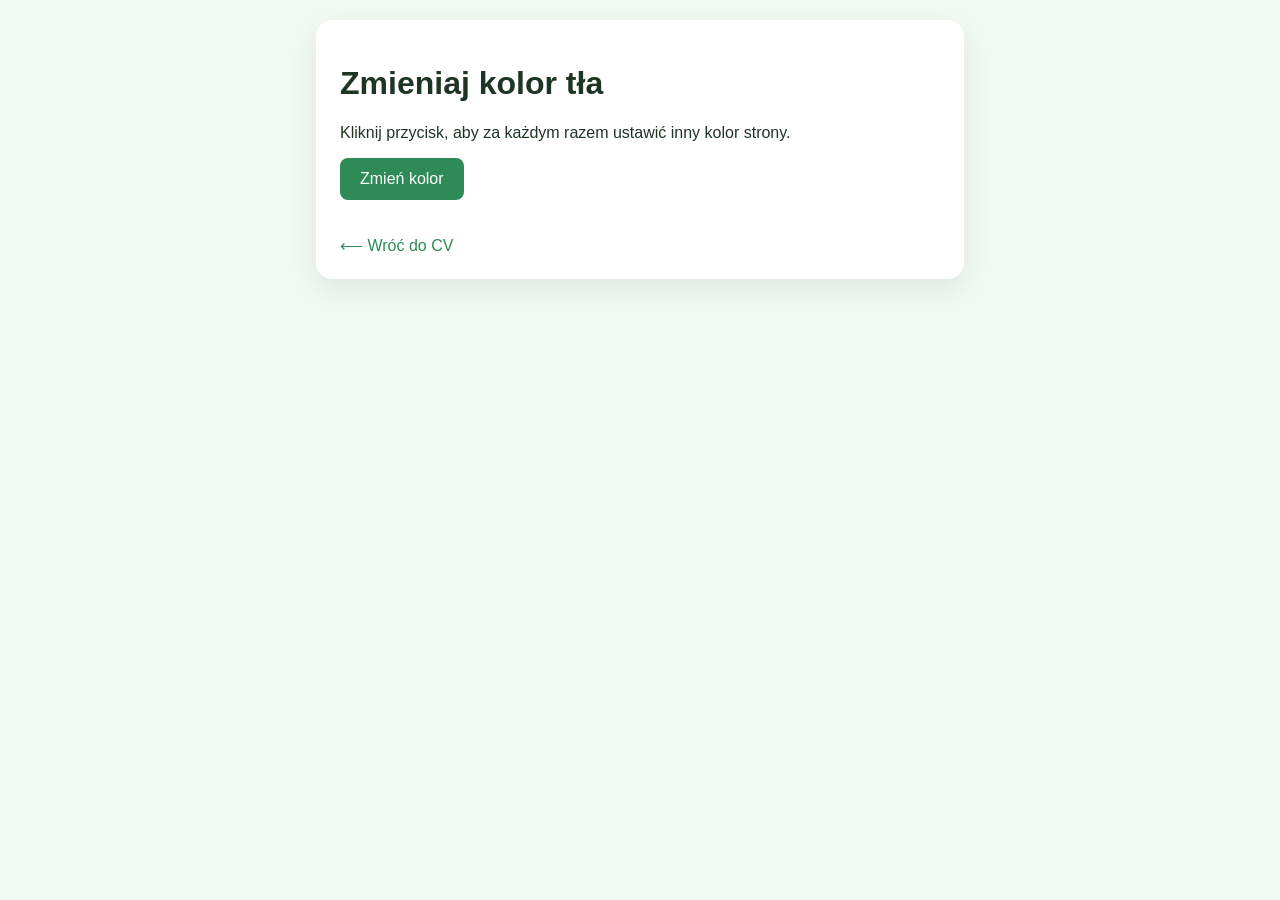
<file: zad6_Dane z JSON/projects/color-switcher.html>
<!DOCTYPE html>
<html lang="pl">
<head>
  <meta charset="UTF-8" />
  <meta name="viewport" content="width=device-width, initial-scale=1.0" />
  <title>Zmieniaj kolor tła</title>
  <style>
    body { font-family: Arial, sans-serif; background: #f2f8f2; color: #1e3523; margin: 0; padding: 20px; }
    .card { max-width: 600px; margin: 0 auto; background: white; border-radius: 16px; padding: 24px; box-shadow: 0 10px 30px rgba(0,0,0,.08); }
    button { background: #2e8b57; color: white; border: none; padding: 12px 20px; border-radius: 8px; cursor: pointer; font-size: 16px; }
    button:hover { background: #256b45; }
    a { display: inline-block; margin-top: 18px; color: #2e8b57; text-decoration: none; }
  </style>
</head>
<body>
  <div class="card">
    <h1>Zmieniaj kolor tła</h1>
    <p>Kliknij przycisk, aby za każdym razem ustawić inny kolor strony.</p>
    <button id="change-color">Zmień kolor</button>
    <p id="color-name" style="margin-top:18px;"></p>
    <a href="../index.html">⟵ Wróć do CV</a>
  </div>

  <script>
    const colors = [
      { name: 'Miętowy', value: '#d9f4e1' },
      { name: 'Jasnoniebieski', value: '#d9eef8' },
      { name: 'Łososiowy', value: '#f9d8d4' },
      { name: 'Jasnoliliowy', value: '#f1e5ff' },
      { name: 'Kremowy', value: '#fff6dd' }
    ];

    const btn = document.getElementById('change-color');
    const label = document.getElementById('color-name');

    btn.addEventListener('click', () => {
      const random = colors[Math.floor(Math.random() * colors.length)];
      document.body.style.backgroundColor = random.value;
      label.textContent = `Aktualny kolor: ${random.name}`;
    });
  </script>
</body>
</html>
</file>
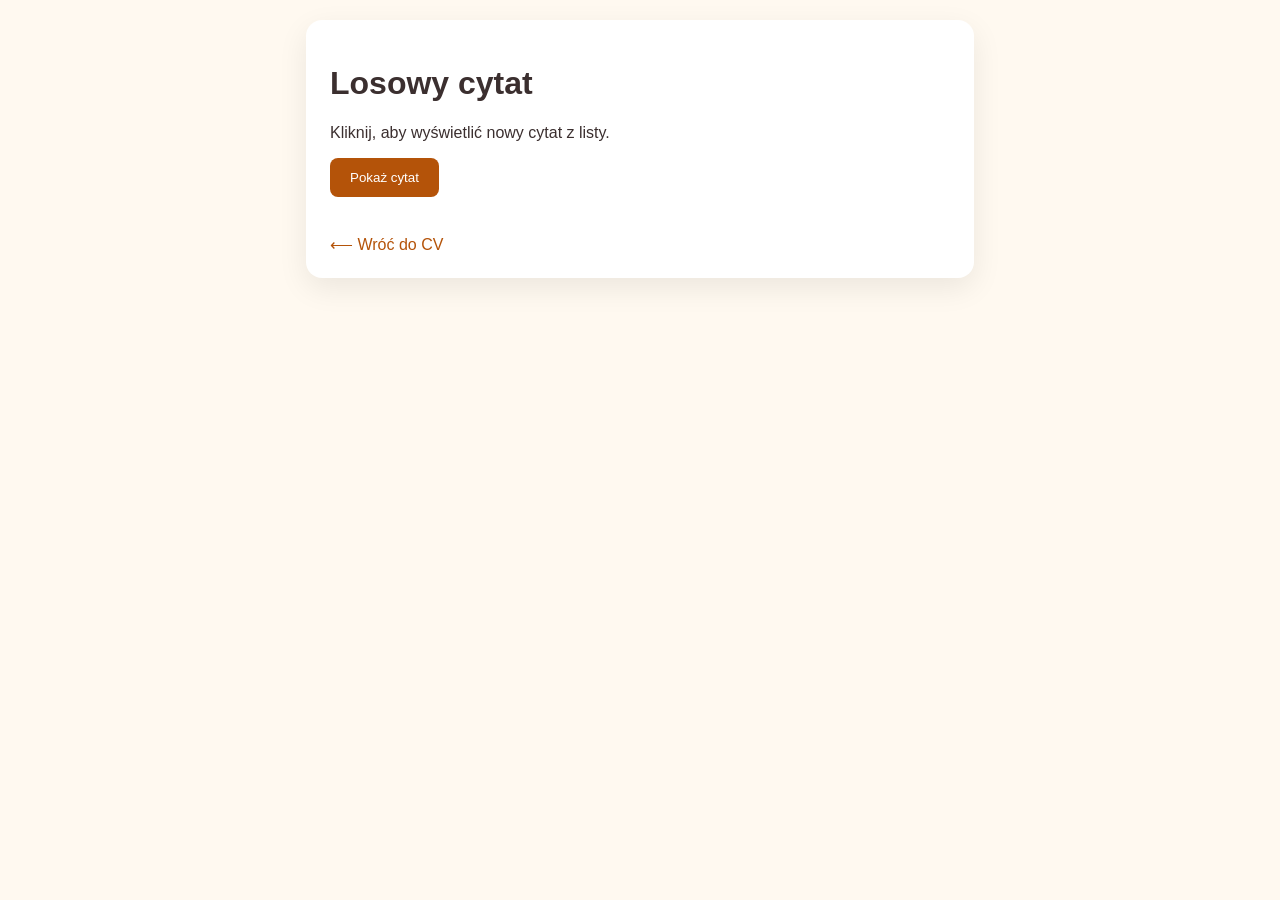
<file: zad6_Dane z JSON/projects/random-quote.html>
<!DOCTYPE html>
<html lang="pl">
<head>
  <meta charset="UTF-8" />
  <meta name="viewport" content="width=device-width, initial-scale=1.0" />
  <title>Losowy cytat</title>
  <style>
    body { font-family: Arial, sans-serif; background: #fff9f0; color: #3b2f2f; margin: 0; padding: 20px; }
    .card { max-width: 620px; margin: 0 auto; background: white; border-radius: 16px; padding: 24px; box-shadow: 0 10px 30px rgba(0,0,0,.08); }
    button { background: #b45309; color: white; border: none; padding: 12px 20px; border-radius: 8px; cursor: pointer; }
    button:hover { background: #92400e; }
    .quote { font-size: 18px; margin-top: 20px; line-height: 1.6; border-left: 4px solid #f59e0b; padding-left: 14px; }
    a { display: inline-block; margin-top: 18px; color: #b45309; text-decoration: none; }
  </style>
</head>
<body>
  <div class="card">
    <h1>Losowy cytat</h1>
    <p>Kliknij, aby wyświetlić nowy cytat z listy.</p>
    <button id="new-quote">Pokaż cytat</button>
    <p class="quote" id="quote-text"></p>
    <a href="../index.html">⟵ Wróć do CV</a>
  </div>

  <script>
    const quotes = [
      'Najlepszy czas, aby posadzić drzewo, był 20 lat temu. Drugi najlepszy czas jest teraz.',
      'Życie to 10% tego, co się z tobą dzieje, i 90% tego, jak na to reagujesz.',
      'Nie czekaj. Czas nigdy nie będzie odpowiedni.',
      'Małe kroki codziennie prowadzą do wielkich rezultatów.',
      'Nauka to klucz, który otwiera wiele drzwi.'
    ];

    const button = document.getElementById('new-quote');
    const quoteText = document.getElementById('quote-text');

    button.addEventListener('click', () => {
      const random = quotes[Math.floor(Math.random() * quotes.length)];
      quoteText.textContent = random;
    });
  </script>
</body>
</html>
</file>
<file: zad1_cv/style.css>
:root{
  --bg:#eef0f4;
  --paper:#ffffff;

  --sidebar:#2f3237;
  --sidebar2:#3a3d44;

  --text:#1d2230;
  --muted:#6b7280;
  --line:#e5e7ec;

  --radius:14px;
}

*{ box-sizing:border-box; }

body{
  margin:0;
  font-family: system-ui, -apple-system, Segoe UI, Roboto, Arial, sans-serif;
  background:var(--bg);
  color:var(--text);
  line-height:1.5;
}

.cv{
  width:min(980px, calc(100% - 32px));
  margin:24px auto;

  display:grid;
  grid-template-columns:320px 1fr;
  grid-template-rows:auto auto auto; 
  column-gap:16px;
  row-gap:16px;
  grid-template-areas:
    "sidebar header"
    "sidebar content"
    "footer  footer";
}

.top{ display:contents; }
.layout{ display:contents; }

.sidebar{ grid-area:sidebar; }
.top__right{ grid-area:header; }
.content{ grid-area:content; }
.foot{ grid-area:footer; }

.top__right{
  background: var(--paper);     
  color: var(--text);            
  border: 1px solid var(--line); 
  border-radius: var(--radius);
  padding:18px 20px;
}

h1{
  margin:0;
  font-size:30px;
  letter-spacing:.2px;
}

.top__role{
  margin:6px 0 0;
  font-size:12px;
  font-weight:800;
  letter-spacing:.9px;
  text-transform:uppercase;
  color: var(--muted);
}

.sidebar{
  background:var(--sidebar);
  border-radius:var(--radius);
  overflow:hidden;
}

.sidebar__photo{
  padding:16px;
  background:linear-gradient(180deg, var(--sidebar2), var(--sidebar));
  border-bottom:1px solid rgba(255,255,255,.12);
}

.sidebar__photo img{
  width:100%;
  height:260px;
  object-fit:cover;
  border-radius:12px;
  display:block;
  border:1px solid rgba(255,255,255,.14);
}

.sidebar .s{
  background:transparent !important;
  border:0 !important;
  border-radius:0 !important;
  padding:14px 16px !important;
  margin:0 !important;
  color:#f3f4f6;
}

.sidebar .s + .s{
  border-top:1px solid rgba(255,255,255,.10);
}

.sidebar .s__title{
  margin:0 0 10px;
  font-size:12px;
  letter-spacing:.9px;
  text-transform:uppercase;
  padding-bottom:8px;
  border-bottom:1px solid rgba(255,255,255,.14);
}

.sidebar a{
  color:#fff;
  text-decoration:none;
}
.sidebar a:hover{ text-decoration:underline; }

.kv{ margin-top:6px; }
.kv__row{
  display:flex;
  justify-content:space-between;
  gap:10px;
  padding:6px 0;
  border-bottom:1px dashed rgba(255,255,255,.16);
}
.kv__row:last-child{ border-bottom:0; }
.kv__k{ opacity:.85; }
.kv__v{ text-align:right; font-weight:600; }

.btns{
  display:flex;
  gap:10px;
  flex-wrap:wrap;
  margin-top:12px;
}
.btn{
  display:inline-block;
  padding:8px 10px;
  border-radius:10px;
  background:rgba(255,255,255,.10);
  border:1px solid rgba(255,255,255,.14);
  color:#fff;
  text-decoration:none;
}
.btn:hover{ background:rgba(255,255,255,.16); }

.bullets{
  margin:8px 0 0;
  padding-left:18px;
}
.bullets li{ margin:8px 0; }

.content{
  display:flex;
  flex-direction:column;
  gap:16px;
  margin:0;
  padding:0;
}

.content .s{
  background:var(--paper);
  border:1px solid var(--line);
  border-radius:var(--radius);
  padding:16px 18px;
  margin:0;
}

.content .s__title{
  margin:0 0 10px;
  font-size:12px;
  letter-spacing:.9px;
  text-transform:uppercase;
  padding-bottom:8px;
  border-bottom:1px solid var(--line);
}

p{ margin:8px 0; }

.nums, .checks{
  margin:8px 0 0;
  padding-left:18px;
}
.nums li{ margin:8px 0; }

.job{
  border:1px solid var(--line);
  border-radius:12px;
  padding:12px;
  margin-top:10px;
  background:#fbfcff;
}

.job__meta{
  display:flex;
  justify-content:space-between;
  gap:10px;
  color:var(--muted);
  font-size:12px;
  font-weight:700;
  letter-spacing:.2px;
  text-transform:uppercase;
}

.job__title{
  margin:8px 0 2px;
  font-size:15px;
}

.job__company{
  margin:0;
  color:var(--muted);
  font-weight:600;
}

.foot{
  text-align:center;
  color:var(--muted);
  font-size:13px;
  margin:0;
  padding:0;
}

@media (max-width:900px){
  .cv{
    grid-template-columns:1fr;
    grid-template-areas:
      "header"
      "sidebar"
      "content"
      "footer";
  }

  .sidebar__photo img{ height:220px; }
}
</file>
<file: zad3_motyw/red.css>
:root {
  --bg: #1a1a1a;
  --panel: #222222;
  --header-footer-bg: #25252b;
  --accent: #e11d48;
  --accent-dark: #9f1239;
  --text: #ffffff;
  --text-dim: #a1a1aa;
  --border: #3f3f46;
}

* {
  box-sizing: border-box;
}

body {
  margin: 0;
  font-family: 'Inter', -apple-system, sans-serif;
  background: var(--bg);
  color: var(--text);
  line-height: 1.6;
}

.cv {
  width: min(1000px, calc(100% - 40px));
  margin: 30px auto;
  background: var(--panel);
  border: 1px solid var(--border);
  display: flex;
  flex-direction: column;
  overflow: hidden;
  box-shadow: 0 20px 50px rgba(0, 0, 0, 0.5);
}

.top {
  padding: 25px 50px;
  background: var(--header-footer-bg);
  border-bottom: 4px solid var(--accent);
  display: flex;
  justify-content: space-between;
  align-items: center;
}

.top__right h1 {
  margin: 0;
  font-size: 32px;
  font-weight: 800;
  letter-spacing: -1px;
  color: #fff;
  text-transform: uppercase;
}

.top__role {
  margin-top: 2px;
  color: var(--accent);
  font-weight: 700;
  letter-spacing: 3px;
  font-size: 11px;
  text-transform: uppercase;
}

.layout {
  display: flex;
  flex: 1;
}

.sidebar {
  width: 300px;
  background: #16161a;
  border-right: 1px solid var(--border);
}

.sidebar__photo {
  width: 100%;
  line-height: 0;
}

.sidebar__photo img {
  width: 100%;
  display: block;
  filter: grayscale(0.2) contrast(1.1);
}

.sidebar .s {
  padding: 25px;
  border-bottom: 1px solid var(--border);
}

.sidebar .s__title {
  font-size: 11px;
  text-transform: uppercase;
  color: var(--accent);
  letter-spacing: 2px;
  margin-bottom: 15px;
  font-weight: 800;
}

.kv__row {
  margin-bottom: 15px;
  padding-bottom: 8px;
  border-bottom: 1px solid rgba(255, 255, 255, 0.05);
}

.kv__k {
  display: block;
  font-size: 10px;
  color: var(--text-dim);
  text-transform: uppercase;
  margin-bottom: 6px;
}

.kv__v {
  color: #fff;
  font-weight: 700;
  font-size: 14px;
}

.sidebar a {
  display: inline-block;
  padding: 6px 14px;
  margin-top: 4px;
  background: var(--accent);
  color: #fff !important;
  text-decoration: none;
  font-size: 10px;
  font-weight: 800;
  text-transform: uppercase;
  border-radius: 4px;
  letter-spacing: 1px;
  transition: all 0.2s ease;
  border: 1px solid var(--accent);
}

.sidebar a:hover {
  background: transparent;
  color: var(--accent) !important;
  transform: translateY(-2px);
  box-shadow: 0 4px 10px rgba(225, 29, 72, 0.3);
}

.content {
  flex: 1;
  padding: 40px;
}

.content .s__title {
  font-size: 14px;
  text-transform: uppercase;
  color: #fff;
  border-left: 3px solid var(--accent);
  padding-left: 12px;
  margin-bottom: 20px;
  font-weight: 800;
}

#o-mnie {
  background: rgba(225, 29, 72, 0.05);
  padding: 25px;
  border: 1px solid var(--accent-dark);
  border-radius: 4px;
}

.job {
  border: 1px solid var(--border);
  padding: 18px;
  margin-bottom: 15px;
  background: #1d1d23;
  border-radius: 4px;
}

.job:hover { border-color: var(--accent); }

.job__title { color: var(--accent); font-size: 17px; margin: 5px 0; font-weight: 700; }

.job__meta { display: flex; justify-content: space-between; font-size: 11px; color: var(--text-dim); font-weight: 600; }

.foot {
  padding: 20px 50px;
  background: var(--header-footer-bg);
  border-top: 1px solid var(--border);
  text-align: center;
  font-size: 12px;
  color: var(--text-dim);
  letter-spacing: 1px;
}

@media (max-width: 850px) {
  .layout { flex-direction: column; }
  .sidebar { width: 100%; border-right: none; }
  .top { flex-direction: column; text-align: center; gap: 10px; }
}
</file>
<file: zad3_motyw/button.css>
#theme-toggle {
  position: fixed;
  bottom: 25px;
  right: 25px;
  z-index: 9999;
  padding: 12px 20px;
  background: var(--accent);
  border: 2px solid #fff;
  color: white;
  font-weight: bold;
  text-transform: uppercase;
  cursor: pointer;
  box-shadow: 0 5px 15px rgba(0,0,0,0.3);
}

#theme-toggle:hover {
  background: var(--accent-light);
  color: #000;
}
</file>
<file: zad4_Interakcja/red.css>
:root {
  --bg: #1a1a1a;
  --panel: #222222;
  --header-footer-bg: #25252b;
  --accent: #e11d48;
  --accent-dark: #9f1239;
  --text: #ffffff;
  --text-dim: #a1a1aa;
  --border: #3f3f46;
}

* {
  box-sizing: border-box;
}

body {
  margin: 0;
  font-family: 'Inter', -apple-system, sans-serif;
  background: var(--bg);
  color: var(--text);
  line-height: 1.6;
}

.cv {
  width: min(1000px, calc(100% - 40px));
  margin: 30px auto;
  background: var(--panel);
  border: 1px solid var(--border);
  display: flex;
  flex-direction: column;
  overflow: hidden;
  box-shadow: 0 20px 50px rgba(0, 0, 0, 0.5);
}

.top {
  padding: 25px 50px;
  background: var(--header-footer-bg);
  border-bottom: 4px solid var(--accent);
  display: flex;
  justify-content: space-between;
  align-items: center;
}

.top__right h1 {
  margin: 0;
  font-size: 32px;
  font-weight: 800;
  letter-spacing: -1px;
  color: #fff;
  text-transform: uppercase;
}

.top__role {
  margin-top: 2px;
  color: var(--accent);
  font-weight: 700;
  letter-spacing: 3px;
  font-size: 11px;
  text-transform: uppercase;
}

.layout {
  display: flex;
  flex: 1;
}

.sidebar {
  width: 300px;
  background: #16161a;
  border-right: 1px solid var(--border);
}

.sidebar__photo {
  width: 100%;
  line-height: 0;
}

.sidebar__photo img {
  width: 100%;
  display: block;
  filter: grayscale(0.2) contrast(1.1);
}

.sidebar .s {
  padding: 25px;
  border-bottom: 1px solid var(--border);
}

.sidebar .s__title {
  font-size: 11px;
  text-transform: uppercase;
  color: var(--accent);
  letter-spacing: 2px;
  margin-bottom: 15px;
  font-weight: 800;
}

.kv__row {
  margin-bottom: 15px;
  padding-bottom: 8px;
  border-bottom: 1px solid rgba(255, 255, 255, 0.05);
}

.kv__k {
  display: block;
  font-size: 10px;
  color: var(--text-dim);
  text-transform: uppercase;
  margin-bottom: 6px;
}

.kv__v {
  color: #fff;
  font-weight: 700;
  font-size: 14px;
}

.sidebar a {
  display: inline-block;
  padding: 6px 14px;
  margin-top: 4px;
  background: var(--accent);
  color: #fff !important;
  text-decoration: none;
  font-size: 10px;
  font-weight: 800;
  text-transform: uppercase;
  border-radius: 4px;
  letter-spacing: 1px;
  transition: all 0.2s ease;
  border: 1px solid var(--accent);
}

.sidebar a:hover {
  background: transparent;
  color: var(--accent) !important;
  transform: translateY(-2px);
  box-shadow: 0 4px 10px rgba(225, 29, 72, 0.3);
}

.content {
  flex: 1;
  padding: 40px;
}

.content .s__title {
  font-size: 14px;
  text-transform: uppercase;
  color: #fff;
  border-left: 3px solid var(--accent);
  padding-left: 12px;
  margin-bottom: 20px;
  font-weight: 800;
}

#o-mnie {
  background: rgba(225, 29, 72, 0.05);
  padding: 25px;
  border: 1px solid var(--accent-dark);
  border-radius: 4px;
}

.job {
  border: 1px solid var(--border);
  padding: 18px;
  margin-bottom: 15px;
  background: #1d1d23;
  border-radius: 4px;
}

.job:hover { border-color: var(--accent); }

.job__title { color: var(--accent); font-size: 17px; margin: 5px 0; font-weight: 700; }

.job__meta { display: flex; justify-content: space-between; font-size: 11px; color: var(--text-dim); font-weight: 600; }

.foot {
  padding: 20px 50px;
  background: var(--header-footer-bg);
  border-top: 1px solid var(--border);
  text-align: center;
  font-size: 12px;
  color: var(--text-dim);
  letter-spacing: 1px;
}

@media (max-width: 850px) {
  .layout { flex-direction: column; }
  .sidebar { width: 100%; border-right: none; }
  .top { flex-direction: column; text-align: center; gap: 10px; }
}

#toggle-section-btn {
  display: inline-block;
  width: auto; 
  margin-bottom: 15px;
  padding: 6px 14px;
  background: var(--accent);
  color: #fff !important;
  text-decoration: none;
  font-size: 10px;
  font-weight: 800;
  text-transform: uppercase;
  border-radius: 4px;
  letter-spacing: 1px;
  transition: all 0.2s ease;
  border: 1px solid var(--accent);
  cursor: pointer;
  font-family: inherit;
}

#toggle-section-btn:hover {
  background: transparent;
  color: var(--accent) !important;
  transform: translateY(-2px);
  box-shadow: 0 4px 10px rgba(225, 29, 72, 0.3);
}
</file>
<file: zad4_Interakcja/button.css>
#theme-toggle {
  position: fixed;
  bottom: 25px;
  right: 25px;
  z-index: 9999;
  padding: 12px 20px;
  background: var(--accent);
  border: 2px solid #fff;
  color: white;
  font-weight: bold;
  text-transform: uppercase;
  cursor: pointer;
  box-shadow: 0 5px 15px rgba(0,0,0,0.3);
}

#theme-toggle:hover {
  background: var(--accent-light);
  color: #000;
}
</file>
<file: zad5_form i valid/red.css>
:root {
  --bg: #1a1a1a;
  --panel: #222222;
  --header-footer-bg: #25252b;
  --accent: #e11d48;
  --accent-dark: #9f1239;
  --text: #ffffff;
  --text-dim: #a1a1aa;
  --border: #3f3f46;
}

* {
  box-sizing: border-box;
}

body {
  margin: 0;
  font-family: 'Inter', -apple-system, sans-serif;
  background: var(--bg);
  color: var(--text);
  line-height: 1.6;
}

.cv {
  width: min(1000px, calc(100% - 40px));
  margin: 30px auto;
  background: var(--panel);
  border: 1px solid var(--border);
  display: flex;
  flex-direction: column;
  overflow: hidden;
  box-shadow: 0 20px 50px rgba(0, 0, 0, 0.5);
}

.top {
  padding: 25px 50px;
  background: var(--header-footer-bg);
  border-bottom: 4px solid var(--accent);
  display: flex;
  justify-content: space-between;
  align-items: center;
}

.top__right h1 {
  margin: 0;
  font-size: 32px;
  font-weight: 800;
  letter-spacing: -1px;
  color: #fff;
  text-transform: uppercase;
}

.top__role {
  margin-top: 2px;
  color: var(--accent);
  font-weight: 700;
  letter-spacing: 3px;
  font-size: 11px;
  text-transform: uppercase;
}

.layout {
  display: flex;
  flex: 1;
}

.sidebar {
  width: 300px;
  background: #16161a;
  border-right: 1px solid var(--border);
}

.sidebar__photo {
  width: 100%;
  line-height: 0;
}

.sidebar__photo img {
  width: 100%;
  display: block;
  filter: grayscale(0.2) contrast(1.1);
}

.sidebar .s {
  padding: 25px;
  border-bottom: 1px solid var(--border);
}

.sidebar .s__title {
  font-size: 11px;
  text-transform: uppercase;
  color: var(--accent);
  letter-spacing: 2px;
  margin-bottom: 15px;
  font-weight: 800;
}

.kv__row {
  margin-bottom: 15px;
  padding-bottom: 8px;
  border-bottom: 1px solid rgba(255, 255, 255, 0.05);
}

.kv__k {
  display: block;
  font-size: 10px;
  color: var(--text-dim);
  text-transform: uppercase;
  margin-bottom: 6px;
}

.kv__v {
  color: #fff;
  font-weight: 700;
  font-size: 14px;
}

.sidebar a {
  display: inline-block;
  padding: 6px 14px;
  margin-top: 4px;
  background: var(--accent);
  color: #fff !important;
  text-decoration: none;
  font-size: 10px;
  font-weight: 800;
  text-transform: uppercase;
  border-radius: 4px;
  letter-spacing: 1px;
  transition: all 0.2s ease;
  border: 1px solid var(--accent);
}

.sidebar a:hover {
  background: transparent;
  color: var(--accent) !important;
  transform: translateY(-2px);
  box-shadow: 0 4px 10px rgba(225, 29, 72, 0.3);
}

button.btn,
button.btn:visited {
  display: inline-block;
  width: auto;
  margin-bottom: 20px;
  padding: 8px 16px;
  background-color: var(--accent);
  color: #ffffff !important;
  border: 1px solid var(--accent);
  border-radius: 4px;
  font-size: 10px;
  font-weight: 800;
  text-transform: uppercase;
  letter-spacing: 1px;
  cursor: pointer;
  transition: all 0.2s ease;
  font-family: inherit;
  appearance: none;
  -webkit-appearance: none;
}

button.btn:hover {
  background-color: transparent;
  color: var(--accent) !important;
  transform: translateY(-2px);
  box-shadow: 0 4px 10px rgba(225, 29, 72, 0.3);
}

.content {
  flex: 1;
  padding: 40px;
}

.content .s__title {
  font-size: 14px;
  text-transform: uppercase;
  color: #fff;
  border-left: 3px solid var(--accent);
  padding-left: 12px;
  margin-bottom: 20px;
  font-weight: 800;
}

#o-mnie {
  background: rgba(225, 29, 72, 0.05);
  padding: 25px;
  border: 1px solid var(--accent-dark);
  border-radius: 4px;
}

.job {
  border: 1px solid var(--border);
  padding: 18px;
  margin-bottom: 15px;
  background: #1d1d23;
  border-radius: 4px;
}

.job:hover { border-color: var(--accent); }

.job__title { color: var(--accent); font-size: 17px; margin: 5px 0; font-weight: 700; }

.job__meta { display: flex; justify-content: space-between; font-size: 11px; color: var(--text-dim); font-weight: 600; }

body .cv .sidebar #toggle-section-btn.btn {
  display: inline-block !important;
  width: auto !important;
  margin: 0 0 15px 0 !important;
  padding: 8px 16px !important;
  background-color: #e11d48 !important;
  color: #ffffff !important;
  border: 1px solid #e11d48 !important;
  border-radius: 4px !important;
  font-size: 10px !important;
  font-weight: 800 !important;
  text-transform: uppercase !important;
  letter-spacing: 1px !important;
  cursor: pointer !important;
  transition: all 0.2s ease !important;
  font-family: 'Inter', -apple-system, sans-serif !important;
  appearance: none !important;
  -webkit-appearance: none !important;
}

body .cv .sidebar #toggle-section-btn.btn:hover {
  background-color: transparent !important;
  color: #e11d48 !important;
  transform: translateY(-2px) !important;
  box-shadow: 0 4px 10px rgba(225, 29, 72, 0.3) !important;
}

.form-group {
  margin-bottom: 15px;
}

.form-group label {
  display: block;
  margin-bottom: 5px;
  font-weight: 700;
  font-size: 11px;
  text-transform: uppercase;
  color: var(--text-dim);
  letter-spacing: 1px;
}

.form-group input, .form-group textarea {
  width: 100%;
  padding: 12px;
  border: 1px solid var(--border);
  border-radius: 4px;
  background: #1d1d23;
  color: #fff;
  font-family: inherit;
}

.error-msg {
  color: var(--accent);
  font-size: 11px;
  display: block;
  margin-top: 5px;
  min-height: 15px;
  font-weight: 600;
}

input.invalid, textarea.invalid {
  border-color: var(--accent) !important;
}

#form-success {
  color: #2ecc71;
  border: 1px solid #2ecc71;
  padding: 10px;
  border-radius: 4px;
  text-align: center;
  font-weight: 700;
  background: rgba(46, 204, 113, 0.1);
}

.foot {
  padding: 20px 50px;
  background: var(--header-footer-bg);
  border-top: 1px solid var(--border);
  text-align: center;
  font-size: 12px;
  color: var(--text-dim);
  letter-spacing: 1px;
}

@media (max-width: 850px) {
  .layout { flex-direction: column; }
  .sidebar { width: 100%; border-right: none; }
  .top { flex-direction: column; text-align: center; gap: 10px; }
}

#toggle-section-btn.btn {
  display: inline-block !important;
  width: auto !important;
  margin-bottom: 20px !important;
  padding: 8px 16px !important;
  background-color: #e11d48 !important; 
  color: #ffffff !important;
  border: 1px solid #e11d48 !important;
  border-radius: 4px !important;
  font-size: 10px !important;
  font-weight: 800 !important;
  text-transform: uppercase !important;
  letter-spacing: 1px !important;
  cursor: pointer !important;
  transition: all 0.2s ease !important;
  font-family: 'Inter', -apple-system, sans-serif !important;
  appearance: none !important;
  -webkit-appearance: none !important;
  box-shadow: none !important;
}

#toggle-section-btn.btn:hover {
  background-color: transparent !important;
  color: #e11d48 !important;
  transform: translateY(-2px) !important;
  box-shadow: 0 4px 10px rgba(225, 29, 72, 0.3) !important;
}
</file>
<file: zad5_form i valid/button.css>
#theme-toggle {
  position: fixed;
  bottom: 25px;
  right: 25px;
  z-index: 9999;
  padding: 12px 20px;
  background: var(--accent);
  border: 2px solid #fff;
  color: white;
  font-weight: bold;
  text-transform: uppercase;
  cursor: pointer;
  box-shadow: 0 5px 15px rgba(0,0,0,0.3);
}

#theme-toggle:hover {
  background: var(--accent-light);
  color: #000;
}
</file>
<file: zad6_Dane z JSON/red.css>
:root {
  --bg: #1a1a1a;
  --panel: #222222;
  --header-footer-bg: #25252b;
  --accent: #e11d48;
  --accent-dark: #9f1239;
  --text: #ffffff;
  --text-dim: #a1a1aa;
  --border: #3f3f46;
}

* {
  box-sizing: border-box;
}

body {
  margin: 0;
  font-family: 'Inter', -apple-system, sans-serif;
  background: var(--bg);
  color: var(--text);
  line-height: 1.6;
}

.cv {
  width: min(1000px, calc(100% - 40px));
  margin: 30px auto;
  background: var(--panel);
  border: 1px solid var(--border);
  display: flex;
  flex-direction: column;
  overflow: hidden;
  box-shadow: 0 20px 50px rgba(0, 0, 0, 0.5);
}

.top {
  padding: 25px 50px;
  background: var(--header-footer-bg);
  border-bottom: 4px solid var(--accent);
  display: flex;
  justify-content: space-between;
  align-items: center;
}

.top__right h1 {
  margin: 0;
  font-size: 32px;
  font-weight: 800;
  letter-spacing: -1px;
  color: #fff;
  text-transform: uppercase;
}

.top__role {
  margin-top: 2px;
  color: var(--accent);
  font-weight: 700;
  letter-spacing: 3px;
  font-size: 11px;
  text-transform: uppercase;
}

.layout {
  display: flex;
  flex: 1;
}

.sidebar {
  width: 300px;
  background: #16161a;
  border-right: 1px solid var(--border);
}

.sidebar__photo {
  width: 100%;
  line-height: 0;
}

.sidebar__photo img {
  width: 100%;
  display: block;
  filter: grayscale(0.2) contrast(1.1);
}

.sidebar .s {
  padding: 25px;
  border-bottom: 1px solid var(--border);
}

.sidebar .s__title {
  font-size: 11px;
  text-transform: uppercase;
  color: var(--accent);
  letter-spacing: 2px;
  margin-bottom: 15px;
  font-weight: 800;
}

.kv__row {
  margin-bottom: 15px;
  padding-bottom: 8px;
  border-bottom: 1px solid rgba(255, 255, 255, 0.05);
}

.kv__k {
  display: block;
  font-size: 10px;
  color: var(--text-dim);
  text-transform: uppercase;
  margin-bottom: 6px;
}

.kv__v {
  color: #fff;
  font-weight: 700;
  font-size: 14px;
}

.sidebar a {
  display: inline-block;
  padding: 6px 14px;
  margin-top: 4px;
  background: var(--accent);
  color: #fff !important;
  text-decoration: none;
  font-size: 10px;
  font-weight: 800;
  text-transform: uppercase;
  border-radius: 4px;
  letter-spacing: 1px;
  transition: all 0.2s ease;
  border: 1px solid var(--accent);
}

.sidebar a:hover {
  background: transparent;
  color: var(--accent) !important;
  transform: translateY(-2px);
  box-shadow: 0 4px 10px rgba(225, 29, 72, 0.3);
}

button.btn,
button.btn:visited {
  display: inline-block;
  width: auto;
  margin-bottom: 20px;
  padding: 8px 16px;
  background-color: var(--accent);
  color: #ffffff !important;
  border: 1px solid var(--accent);
  border-radius: 4px;
  font-size: 10px;
  font-weight: 800;
  text-transform: uppercase;
  letter-spacing: 1px;
  cursor: pointer;
  transition: all 0.2s ease;
  font-family: inherit;
  appearance: none;
  -webkit-appearance: none;
}

button.btn:hover {
  background-color: transparent;
  color: var(--accent) !important;
  transform: translateY(-2px);
  box-shadow: 0 4px 10px rgba(225, 29, 72, 0.3);
}

.content {
  flex: 1;
  padding: 40px;
}

.content .s__title {
  font-size: 14px;
  text-transform: uppercase;
  color: #fff;
  border-left: 3px solid var(--accent);
  padding-left: 12px;
  margin-bottom: 20px;
  font-weight: 800;
}

#o-mnie {
  background: rgba(225, 29, 72, 0.05);
  padding: 25px;
  border: 1px solid var(--accent-dark);
  border-radius: 4px;
}

.job {
  border: 1px solid var(--border);
  padding: 18px;
  margin-bottom: 15px;
  background: #1d1d23;
  border-radius: 4px;
}

.job:hover { border-color: var(--accent); }

.job__title { color: var(--accent); font-size: 17px; margin: 5px 0; font-weight: 700; }

.job__meta { display: flex; justify-content: space-between; font-size: 11px; color: var(--text-dim); font-weight: 600; }

body .cv .sidebar #toggle-section-btn.btn {
  display: inline-block !important;
  width: auto !important;
  margin: 0 0 15px 0 !important;
  padding: 8px 16px !important;
  background-color: #e11d48 !important;
  color: #ffffff !important;
  border: 1px solid #e11d48 !important;
  border-radius: 4px !important;
  font-size: 10px !important;
  font-weight: 800 !important;
  text-transform: uppercase !important;
  letter-spacing: 1px !important;
  cursor: pointer !important;
  transition: all 0.2s ease !important;
  font-family: 'Inter', -apple-system, sans-serif !important;
  appearance: none !important;
  -webkit-appearance: none !important;
}

body .cv .sidebar #toggle-section-btn.btn:hover {
  background-color: transparent !important;
  color: #e11d48 !important;
  transform: translateY(-2px) !important;
  box-shadow: 0 4px 10px rgba(225, 29, 72, 0.3) !important;
}

.form-group {
  margin-bottom: 15px;
}

.form-group label {
  display: block;
  margin-bottom: 5px;
  font-weight: 700;
  font-size: 11px;
  text-transform: uppercase;
  color: var(--text-dim);
  letter-spacing: 1px;
}

.form-group input, .form-group textarea {
  width: 100%;
  padding: 12px;
  border: 1px solid var(--border);
  border-radius: 4px;
  background: #1d1d23;
  color: #fff;
  font-family: inherit;
}

.error-msg {
  color: var(--accent);
  font-size: 11px;
  display: block;
  margin-top: 5px;
  min-height: 15px;
  font-weight: 600;
}

input.invalid, textarea.invalid {
  border-color: var(--accent) !important;
}

#form-success {
  color: #2ecc71;
  border: 1px solid #2ecc71;
  padding: 10px;
  border-radius: 4px;
  text-align: center;
  font-weight: 700;
  background: rgba(46, 204, 113, 0.1);
}

.foot {
  padding: 20px 50px;
  background: var(--header-footer-bg);
  border-top: 1px solid var(--border);
  text-align: center;
  font-size: 12px;
  color: var(--text-dim);
  letter-spacing: 1px;
}

@media (max-width: 850px) {
  .layout { flex-direction: column; }
  .sidebar { width: 100%; border-right: none; }
  .top { flex-direction: column; text-align: center; gap: 10px; }
}

#toggle-section-btn.btn {
  display: inline-block !important;
  width: auto !important;
  margin-bottom: 20px !important;
  padding: 8px 16px !important;
  background-color: #e11d48 !important; 
  color: #ffffff !important;
  border: 1px solid #e11d48 !important;
  border-radius: 4px !important;
  font-size: 10px !important;
  font-weight: 800 !important;
  text-transform: uppercase !important;
  letter-spacing: 1px !important;
  cursor: pointer !important;
  transition: all 0.2s ease !important;
  font-family: 'Inter', -apple-system, sans-serif !important;
  appearance: none !important;
  -webkit-appearance: none !important;
  box-shadow: none !important;
}

#toggle-section-btn.btn:hover {
  background-color: transparent !important;
  color: #e11d48 !important;
  transform: translateY(-2px) !important;
  box-shadow: 0 4px 10px rgba(225, 29, 72, 0.3) !important;
}
</file>
<file: zad6_Dane z JSON/button.css>
#theme-toggle {
  position: fixed;
  bottom: 25px;
  right: 25px;
  z-index: 9999;
  padding: 12px 20px;
  background: var(--accent);
  border: 2px solid #fff;
  color: white;
  font-weight: bold;
  text-transform: uppercase;
  cursor: pointer;
  box-shadow: 0 5px 15px rgba(0,0,0,0.3);
}

#theme-toggle:hover {
  background: var(--accent-light);
  color: #000;
}
</file>
<file: zad7_Local Storage/red.css>
:root {
  --bg: #1a1a1a;
  --panel: #222222;
  --header-footer-bg: #25252b;
  --accent: #e11d48;
  --accent-dark: #9f1239;
  --text: #ffffff;
  --text-dim: #a1a1aa;
  --border: #3f3f46;
}

* {
  box-sizing: border-box;
}

body {
  margin: 0;
  font-family: 'Inter', -apple-system, sans-serif;
  background: var(--bg);
  color: var(--text);
  line-height: 1.6;
}

.cv {
  width: min(1000px, calc(100% - 40px));
  margin: 30px auto;
  background: var(--panel);
  border: 1px solid var(--border);
  display: flex;
  flex-direction: column;
  overflow: hidden;
  box-shadow: 0 20px 50px rgba(0, 0, 0, 0.5);
}

.top {
  padding: 25px 50px;
  background: var(--header-footer-bg);
  border-bottom: 4px solid var(--accent);
  display: flex;
  justify-content: space-between;
  align-items: center;
}

.top__right h1 {
  margin: 0;
  font-size: 32px;
  font-weight: 800;
  letter-spacing: -1px;
  color: #fff;
  text-transform: uppercase;
}

.top__role {
  margin-top: 2px;
  color: var(--accent);
  font-weight: 700;
  letter-spacing: 3px;
  font-size: 11px;
  text-transform: uppercase;
}

.layout {
  display: flex;
  flex: 1;
}

.sidebar {
  width: 300px;
  background: #16161a;
  border-right: 1px solid var(--border);
}

.sidebar__photo {
  width: 100%;
  line-height: 0;
}

.sidebar__photo img {
  width: 100%;
  display: block;
  filter: grayscale(0.2) contrast(1.1);
}

.sidebar .s {
  padding: 25px;
  border-bottom: 1px solid var(--border);
}

.sidebar .s__title {
  font-size: 11px;
  text-transform: uppercase;
  color: var(--accent);
  letter-spacing: 2px;
  margin-bottom: 15px;
  font-weight: 800;
}

.kv__row {
  margin-bottom: 15px;
  padding-bottom: 8px;
  border-bottom: 1px solid rgba(255, 255, 255, 0.05);
}

.kv__k {
  display: block;
  font-size: 10px;
  color: var(--text-dim);
  text-transform: uppercase;
  margin-bottom: 6px;
}

.kv__v {
  color: #fff;
  font-weight: 700;
  font-size: 14px;
}

.sidebar a {
  display: inline-block;
  padding: 6px 14px;
  margin-top: 4px;
  background: var(--accent);
  color: #fff !important;
  text-decoration: none;
  font-size: 10px;
  font-weight: 800;
  text-transform: uppercase;
  border-radius: 4px;
  letter-spacing: 1px;
  transition: all 0.2s ease;
  border: 1px solid var(--accent);
}

.sidebar a:hover {
  background: transparent;
  color: var(--accent) !important;
  transform: translateY(-2px);
  box-shadow: 0 4px 10px rgba(225, 29, 72, 0.3);
}

button.btn,
button.btn:visited {
  display: inline-block;
  width: auto;
  margin-bottom: 20px;
  padding: 8px 16px;
  background-color: var(--accent);
  color: #ffffff !important;
  border: 1px solid var(--accent);
  border-radius: 4px;
  font-size: 10px;
  font-weight: 800;
  text-transform: uppercase;
  letter-spacing: 1px;
  cursor: pointer;
  transition: all 0.2s ease;
  font-family: inherit;
  appearance: none;
  -webkit-appearance: none;
}

button.btn:hover {
  background-color: transparent;
  color: var(--accent) !important;
  transform: translateY(-2px);
  box-shadow: 0 4px 10px rgba(225, 29, 72, 0.3);
}

.content {
  flex: 1;
  padding: 40px;
}

.content .s__title {
  font-size: 14px;
  text-transform: uppercase;
  color: #fff;
  border-left: 3px solid var(--accent);
  padding-left: 12px;
  margin-bottom: 20px;
  font-weight: 800;
}

#o-mnie {
  background: rgba(225, 29, 72, 0.05);
  padding: 25px;
  border: 1px solid var(--accent-dark);
  border-radius: 4px;
}

.job {
  border: 1px solid var(--border);
  padding: 18px;
  margin-bottom: 15px;
  background: #1d1d23;
  border-radius: 4px;
}

.job:hover { border-color: var(--accent); }

.job__title { color: var(--accent); font-size: 17px; margin: 5px 0; font-weight: 700; }

.job__meta { display: flex; justify-content: space-between; font-size: 11px; color: var(--text-dim); font-weight: 600; }

body .cv .sidebar #toggle-section-btn.btn {
  display: inline-block !important;
  width: auto !important;
  margin: 0 0 15px 0 !important;
  padding: 8px 16px !important;
  background-color: #e11d48 !important;
  color: #ffffff !important;
  border: 1px solid #e11d48 !important;
  border-radius: 4px !important;
  font-size: 10px !important;
  font-weight: 800 !important;
  text-transform: uppercase !important;
  letter-spacing: 1px !important;
  cursor: pointer !important;
  transition: all 0.2s ease !important;
  font-family: 'Inter', -apple-system, sans-serif !important;
  appearance: none !important;
  -webkit-appearance: none !important;
}

body .cv .sidebar #toggle-section-btn.btn:hover {
  background-color: transparent !important;
  color: #e11d48 !important;
  transform: translateY(-2px) !important;
  box-shadow: 0 4px 10px rgba(225, 29, 72, 0.3) !important;
}

.form-group {
  margin-bottom: 15px;
}

.form-group label {
  display: block;
  margin-bottom: 5px;
  font-weight: 700;
  font-size: 11px;
  text-transform: uppercase;
  color: var(--text-dim);
  letter-spacing: 1px;
}

.form-group input, .form-group textarea {
  width: 100%;
  padding: 12px;
  border: 1px solid var(--border);
  border-radius: 4px;
  background: #1d1d23;
  color: #fff;
  font-family: inherit;
}

.error-msg {
  color: var(--accent);
  font-size: 11px;
  display: block;
  margin-top: 5px;
  min-height: 15px;
  font-weight: 600;
}

input.invalid, textarea.invalid {
  border-color: var(--accent) !important;
}

#form-success {
  color: #2ecc71;
  border: 1px solid #2ecc71;
  padding: 10px;
  border-radius: 4px;
  text-align: center;
  font-weight: 700;
  background: rgba(46, 204, 113, 0.1);
}

.foot {
  padding: 20px 50px;
  background: var(--header-footer-bg);
  border-top: 1px solid var(--border);
  text-align: center;
  font-size: 12px;
  color: var(--text-dim);
  letter-spacing: 1px;
}

@media (max-width: 850px) {
  .layout { flex-direction: column; }
  .sidebar { width: 100%; border-right: none; }
  .top { flex-direction: column; text-align: center; gap: 10px; }
}

#toggle-section-btn.btn {
  display: inline-block !important;
  width: auto !important;
  margin-bottom: 20px !important;
  padding: 8px 16px !important;
  background-color: #e11d48 !important; 
  color: #ffffff !important;
  border: 1px solid #e11d48 !important;
  border-radius: 4px !important;
  font-size: 10px !important;
  font-weight: 800 !important;
  text-transform: uppercase !important;
  letter-spacing: 1px !important;
  cursor: pointer !important;
  transition: all 0.2s ease !important;
  font-family: 'Inter', -apple-system, sans-serif !important;
  appearance: none !important;
  -webkit-appearance: none !important;
  box-shadow: none !important;
}

#toggle-section-btn.btn:hover {
  background-color: transparent !important;
  color: #e11d48 !important;
  transform: translateY(-2px) !important;
  box-shadow: 0 4px 10px rgba(225, 29, 72, 0.3) !important;
}

.task-form {
  display: grid;
  gap: 14px;
  grid-template-columns: 1.5fr auto;
  align-items: end;
  margin-bottom: 20px;
}

.task-feedback {
  color: var(--accent);
  font-size: 12px;
  margin-top: 4px;
  min-height: 18px;
}

.task-list {
  margin: 0;
  padding: 0;
  list-style: none;
  display: grid;
  gap: 12px;
}

.task-item {
  display: flex;
  justify-content: space-between;
  align-items: center;
  gap: 12px;
  background: #1d1d23;
  border: 1px solid var(--border);
  border-radius: 8px;
  padding: 16px;
}

.task-item span {
  color: #fff;
  font-size: 14px;
  line-height: 1.4;
}

.task-item button.btn {
  margin: 0;
  padding: 8px 14px;
}

.task-empty {
  color: var(--text-dim);
  border: 1px dashed var(--border);
  border-radius: 8px;
  padding: 16px;
  background: rgba(255, 255, 255, 0.02);
}
</file>
<file: zad7_Local Storage/button.css>
#theme-toggle {
  position: fixed;
  bottom: 25px;
  right: 25px;
  z-index: 9999;
  padding: 12px 20px;
  background: var(--accent);
  border: 2px solid #fff;
  color: white;
  font-weight: bold;
  text-transform: uppercase;
  cursor: pointer;
  box-shadow: 0 5px 15px rgba(0,0,0,0.3);
}

#theme-toggle:hover {
  background: var(--accent-light);
  color: #000;
}
</file>
